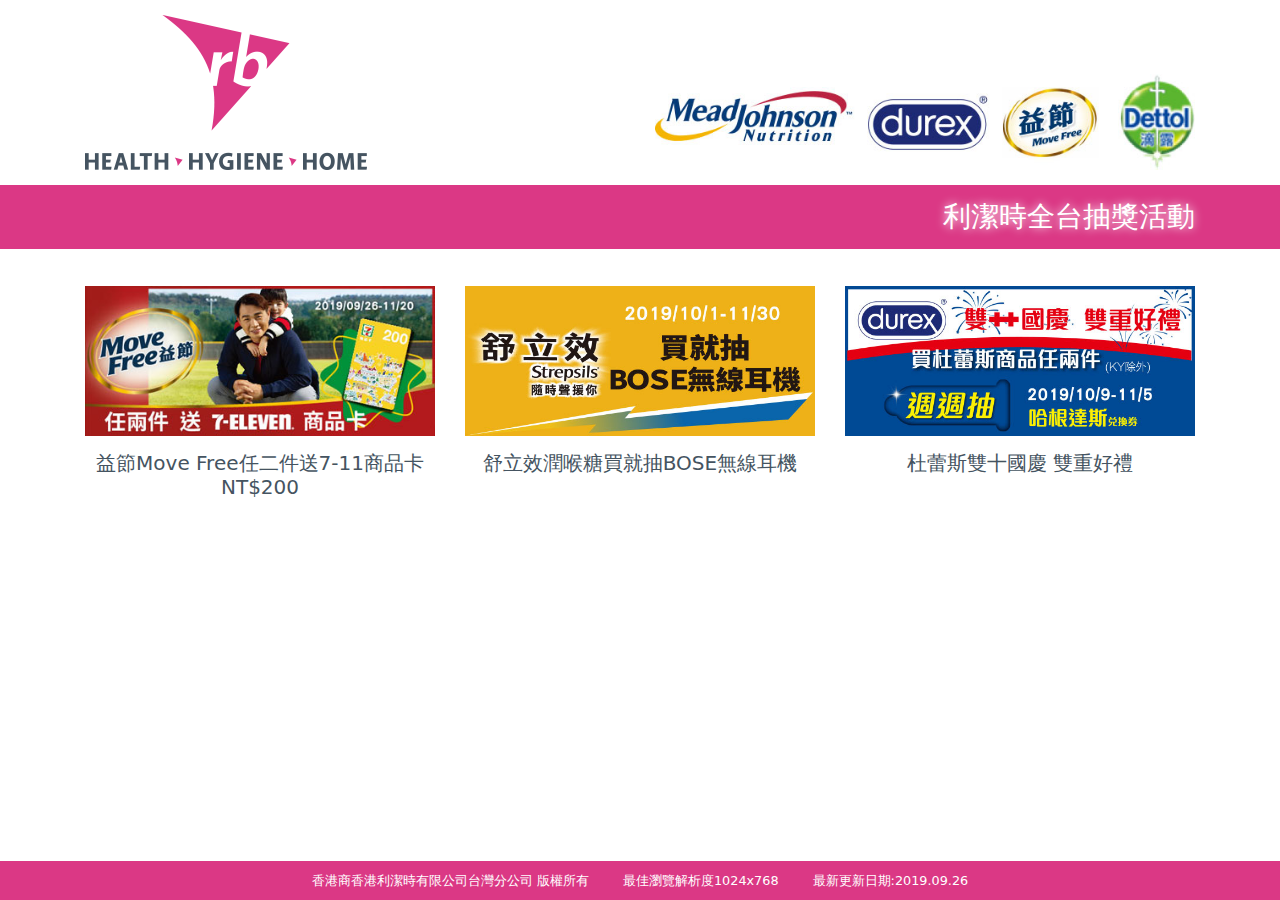
<file: index.html>
<!doctype html>
<html  lang="zh-Hant-TW">
<head>
    <meta charset="utf-8">
    <meta http-equiv="X-UA-Compatible" content="IE=edge">
    <meta name="viewport" content="width=device-width, initial-scale=1, shrink-to-fit=no">
    <title>利潔時全台抽獎活動</title>
    <meta name="keywords" content="">
	<meta name="description" content="">
    <!--fb og-->
    <meta property="og:title" content="">
    <meta property="og:type" content="website"/>
    <meta property="og:url" content="http://www.rbsp.com.tw/events/">
    <meta property="og:site_name" content=""/>
    <meta property="og:description" content="">
    <meta property="og:image" content="assets/img/og-image.jpg" >
    <meta content="zh_TW" property="og:locale">
    <link rel="image_src" href="assets/img/og-image.jpg" >
    <link rel="stylesheet" href="assets/css/bootstrap.css">
    <link rel="stylesheet" href="assets/css/custom.css">
    <!--[if lt IE 9]>
        <script src="https://oss.maxcdn.com/html5shiv/3.7.2/html5shiv.min.js"></script>
        <script src="https://oss.maxcdn.com/respond/1.4.2/respond.min.js"></script>
    <![endif]-->
    <script src="assets/js/vendor/jquery.min.js"></script>
</head>

<body id="top">
    <div class="d-flex flex-column h-100">
        <header id="header">
            <div class="container">
                <div class="row align-items-end bg-white py-3">
                    <div class="col-12 col-lg text-center text-lg-left">
                        <img class="img-fluid logo" src="assets/img/ui/logo.png" alt="">
                    </div>
                    <div class="col-12 col-lg text-center text-lg-right mt-2">
                        <img class="img-fluid" src="assets/img/ui/brands.jpg" alt="">
                    </div>
                </div>
            </div>
            <div class="container-fluid bg-pink">
                <div class="container">
                    <div class="h3 text-white text-center text-lg-right py-3">利潔時全台抽獎活動</div>
                </div>
            </div>
        </header>

        <main id="main" class="p-5">
            <div class="container">
                <div class="row">
                    <div class="col-12 col-md-6 col-xl-4 my-2">
                        <a class="text-center" href="event-movefree.html">
                            <img class="img-fluid" src="assets/img/uploads/event-movefree.jpg" alt="">
                            <div class="h5 mt-3">
                                益節Move Free任二件送7-11商品卡NT$200
                            </div>
                        </a>
                    </div>
                    <div class="col-12 col-md-6 col-xl-4 my-2">
                        <a class="text-center" href="event-strepsils.html">
                            <img class="img-fluid" src="assets/img/uploads/event-strepsils.jpg" alt="">
                            <div class="h5 mt-3">
                                舒立效潤喉糖買就抽BOSE無線耳機
                            </div>
                        </a>
                    </div>
                    <div class="col-12 col-md-6 col-xl-4 my-2">
                        <a class="text-center" href="event-durex.html">
                            <img class="img-fluid" src="assets/img/uploads/event-durex.jpg" alt="">
                            <div class="h5 mt-3">
                                杜蕾斯雙十國慶 雙重好禮
                            </div>
                        </a>
                    </div>
                </div>
            </div>
        </main>

        <footer id="footer" class="mt-auto bg-pink text-white">
            <div class="container">
                <div class="text-center font-small my-1">
                    <div class="d-inline-block my-1 mx-3">香港商香港利潔時有限公司台灣分公司 版權所有</div>
                    <div class="d-inline-block my-1 mx-3">最佳瀏覽解析度1024x768</div>
                    <div class="d-inline-block my-1 mx-3">最新更新日期:2019.09.26</div>
                </div>
            </div>
        </footer>
    </div>

    <!-- global -->
    <script src="assets/js/vendor/bootstrap.bundle.min.js"></script>
    <script src="assets/js/custom.js"></script>

</body>
</html>
</file>
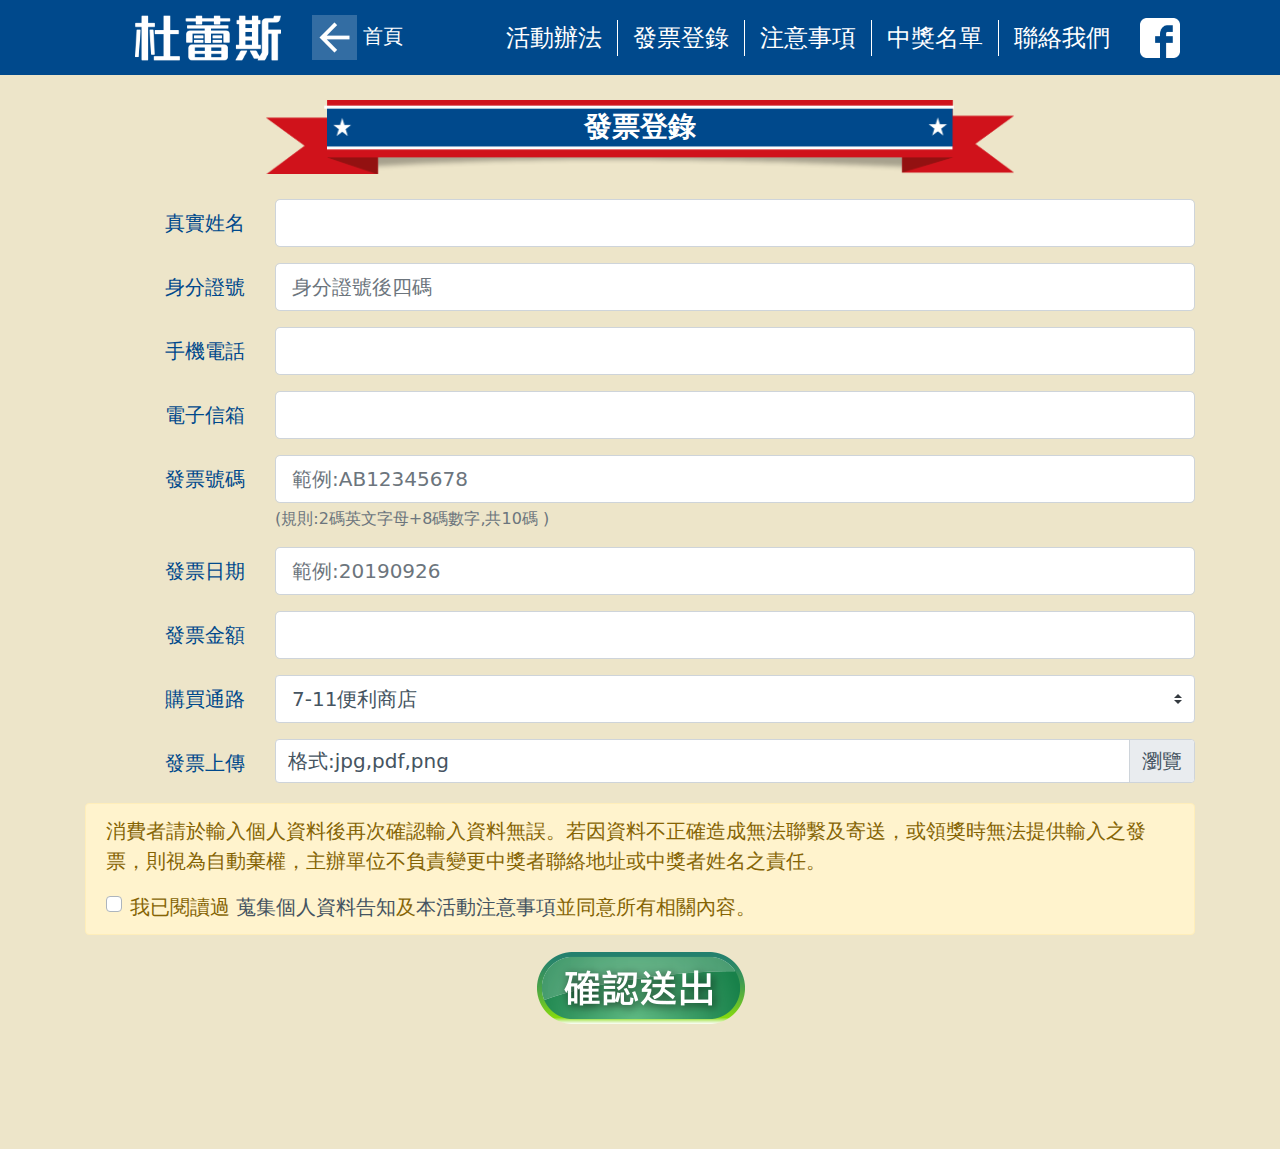
<file: event-durex-invoice.html>
<!doctype html>
<html  lang="zh-Hant-TW">
<head>
    <meta charset="utf-8">
    <meta http-equiv="X-UA-Compatible" content="IE=edge">
    <meta name="viewport" content="width=device-width, initial-scale=1, shrink-to-fit=no">
    <title>利潔時全台抽獎活動</title>
    <meta name="keywords" content="">
	<meta name="description" content="">
    <!--fb og-->
    <meta property="og:title" content="">
    <meta property="og:type" content="website"/>
    <meta property="og:url" content="http://www.rbsp.com.tw/events/">
    <meta property="og:site_name" content=""/>
    <meta property="og:description" content="">
    <meta property="og:image" content="assets/img/og-image.jpg" >
    <meta content="zh_TW" property="og:locale">
    <link rel="image_src" href="assets/img/og-image.jpg" >
    <link rel="stylesheet" href="assets/css/bootstrap.css">
    <link rel="stylesheet" href="assets/css/custom.css">
    <link rel="stylesheet" href="assets/css/page/durex.css">
    <!--[if lt IE 9]>
        <script src="https://oss.maxcdn.com/html5shiv/3.7.2/html5shiv.min.js"></script>
        <script src="https://oss.maxcdn.com/respond/1.4.2/respond.min.js"></script>
    <![endif]-->
    <script src="assets/js/vendor/jquery.min.js"></script>
</head>

<body id="top">
    <header class="header fixed-top">
        <nav class="navbar navbar-expand-lg navbar-dark">
            <div class="container">
                <a class="navbar-brand ml-0 ml-md-10" href="index.html">
                    <img class="img-fluid logo" src="assets/img/event/durex/logo.png" alt="度蕾絲">
                    <div class="d-inline-block ml-5 text-white">
                        <img class="img-fluid" src="assets/img/ui/icon-left.png" alt="">
                        首頁
                    </div>
                </a>
                <button class="navbar-toggler" type="button" data-toggle="collapse" data-target="#navbarNavDropdown" aria-controls="navbarNavDropdown" aria-expanded="false" aria-label="Toggle navigation">
                    <span class="navbar-toggler-icon"></span>
                </button>
                <div class="collapse navbar-collapse" id="navbarNavDropdown">
                    <ul class="navbar-nav ml-auto">
                        <li class="nav-item">
                            <a class="nav-link p-3 py-lg-0 anchor" href="event-durex.html#rule">活動辦法</a>
                        </li>
                        <li class="nav-item">
                            <a class="nav-link p-3 py-lg-0" href="event-durex-invoice.html">發票登錄</a>
                        </li>
                        <li class="nav-item">
                            <a class="nav-link p-3 py-lg-0 anchor" href="event-durex.html#notice">注意事項</a>
                        </li>
                        <li class="nav-item">
                            <a class="nav-link p-3 py-lg-0 anchor" href="event-durex-list.html">中獎名單</a>
                        </li>
                        <li class="nav-item">
                            <a class="nav-link p-3 py-lg-0" href="mailto:event@rbsp.com.tw">聯絡我們</a>
                        </li>
                    </ul>
                    <a class="btn-fb p-3" href="https://www.facebook.com/durextaiwan/" target="_blank">
                        <img class="img-fluid" src="assets/img/event/durex/icon-fb.png" alt="">
                    </a>
                </div>
            </div>
        </nav>
    </header>

    <!-- 發票登錄 -->
    <div class="container-fluid py-20" id="invoice">
        <div class="container">
            <div class="bg-title text-center h3 font-weight-bold">
                發票登錄
            </div>
            <div class="content py-5">
                <form>
                    <div class="form-group row">
                        <label class="col-12 col-md-2 col-form-label col-form-label-lg text-left text-md-right">真實姓名</label>
                        <div class="col-12 col-md-10">
                            <input type="text" class="form-control form-control-lg" value="" required>
                        </div>
                    </div>
                    <div class="form-group row">
                        <label class="col-12 col-md-2 col-form-label col-form-label-lg text-left text-md-right">身分證號</label>
                        <div class="col-12 col-md-10">
                            <input type="text" class="form-control form-control-lg" value="" placeholder="身分證號後四碼" required>
                        </div>
                    </div>
                    <div class="form-group row">
                        <label class="col-12 col-md-2 col-form-label col-form-label-lg text-left text-md-right">手機電話</label>
                        <div class="col-12 col-md-10">
                            <input type="tel" class="form-control form-control-lg" value="" placeholder="" required>
                        </div>
                    </div>
                    <div class="form-group row">
                        <label class="col-12 col-md-2 col-form-label col-form-label-lg text-left text-md-right">電子信箱</label>
                        <div class="col-12 col-md-10">
                            <input type="email" class="form-control form-control-lg" value="" placeholder="" required>
                        </div>
                    </div>
                    <div class="form-group row">
                        <label class="col-12 col-md-2 col-form-label col-form-label-lg text-left text-md-right">發票號碼</label>
                        <div class="col-12 col-md-10">
                            <input type="text" class="form-control form-control-lg" value="" placeholder="範例:AB12345678" required>
                            <small class="form-text text-muted">(規則:2碼英文字母+8碼數字,共10碼 )</small>
                        </div>
                    </div>
                    <div class="form-group row">
                        <label class="col-12 col-md-2 col-form-label col-form-label-lg text-left text-md-right">發票日期</label>
                        <div class="col-12 col-md-10">
                            <input type="text" class="form-control form-control-lg" value="" placeholder="範例:20190926" required>
                        </div>
                    </div>
                    <div class="form-group row">
                        <label class="col-12 col-md-2 col-form-label col-form-label-lg text-left text-md-right">發票金額</label>
                        <div class="col-12 col-md-10">
                            <input type="text" class="form-control form-control-lg" value="" placeholder="" required>
                        </div>
                    </div>
                    <div class="form-group row">
                        <label class="col-12 col-md-2 col-form-label col-form-label-lg text-left text-md-right">購買通路</label>
                        <div class="col-12 col-md-10">
                            <select class="custom-select custom-select-lg" required>
                                <option selected>7-11便利商店</option>
                                <option value="">Family Mart全家便利商店</option>
                                <option value="">Hi-Life萊爾富便利商店</option>
                                <option value="">OK便利商店</option>
                                <option value="">全聯福利中心</option>
                                <option value="">家樂福量販店</option>
                            </select>
                        </div>
                    </div>
                    <div class="form-group row">
                        <label class="col-12 col-md-2 col-form-label col-form-label-lg text-left text-md-right">發票上傳</label>
                        <div class="col-12 col-md-10">
                            <div class="custom-file">
                                <input type="file" class="custom-file-input" id="customFile" lang="zh-tw" required>
                                <label class="custom-file-label" for="customFile">格式:jpg,pdf,png</label>
                            </div>
                        </div>
                    </div>
                    <div class="alert alert-warning">
                        <p>消費者請於輸入個人資料後再次確認輸入資料無誤。若因資料不正確造成無法聯繫及寄送，或領獎時無法提供輸入之發票，則視為自動棄權，主辦單位不負責變更中獎者聯絡地址或中獎者姓名之責任。</p>
                        <div class="custom-control custom-checkbox">
                            <input type="checkbox" class="custom-control-input" id="customCheck">
                            <label class="custom-control-label" for="customCheck">
                                我已閱讀過 <a href="">蒐集個人資料告知</a>及<a href="">本活動注意事項</a>並同意所有相關內容。
                            </label>
                        </div>
                    </div>
                    <div class="text-center">
                        <a class="" href="#">
                            <img class="img-fluid" src="assets/img/event/strepsils/btn-submit.png" alt="確認送出">
                        </a>
                    </div>
                </form>

            </div>
        </div>
    </div>

    <!-- global -->
    <script src="assets/js/vendor/bootstrap.bundle.min.js"></script>
    <script src="assets/js/custom.js"></script>

</body>
</html>
</file>
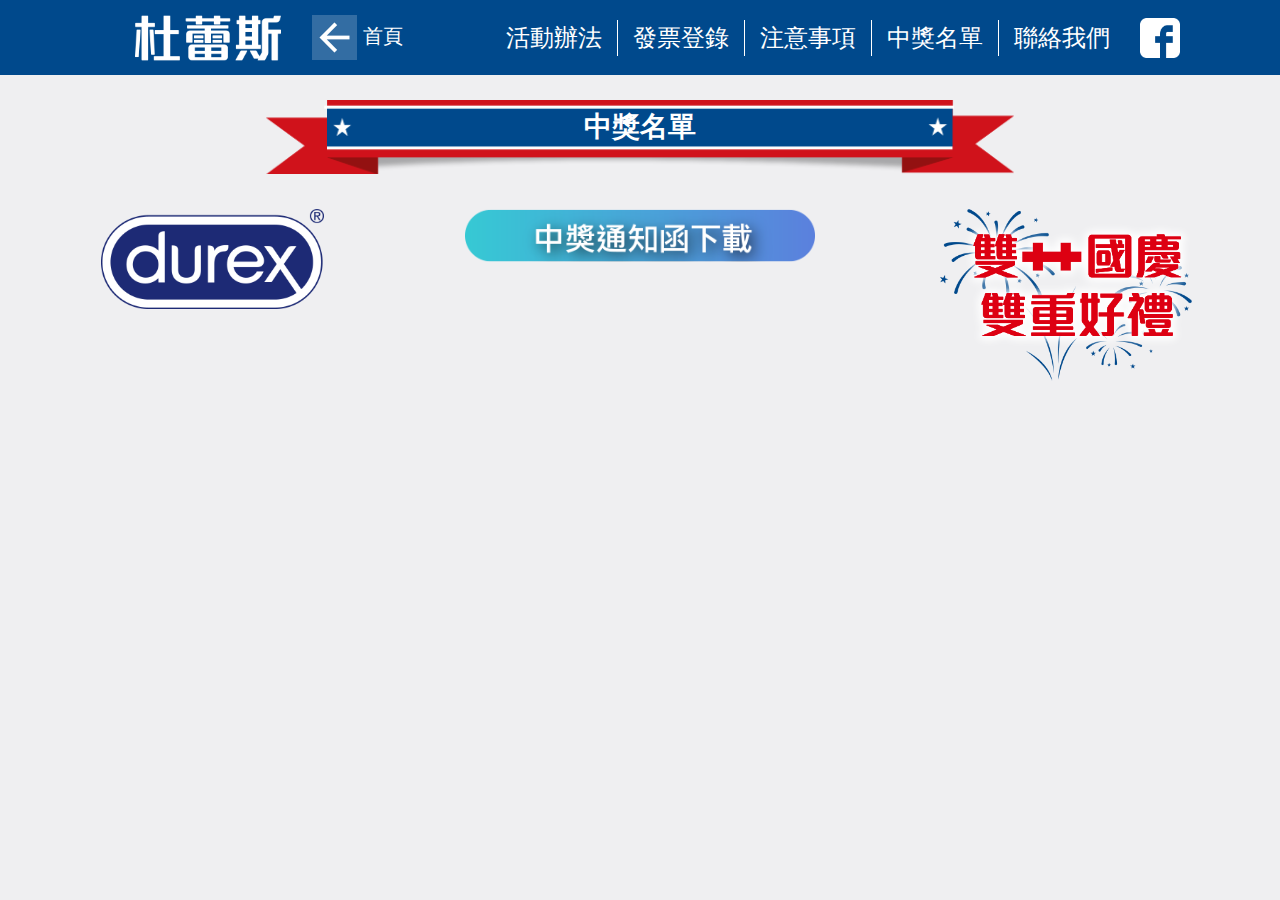
<file: event-durex-list.html>
<!doctype html>
<html  lang="zh-Hant-TW">
<head>
    <meta charset="utf-8">
    <meta http-equiv="X-UA-Compatible" content="IE=edge">
    <meta name="viewport" content="width=device-width, initial-scale=1, shrink-to-fit=no">
    <title>利潔時全台抽獎活動</title>
    <meta name="keywords" content="">
	<meta name="description" content="">
    <!--fb og-->
    <meta property="og:title" content="">
    <meta property="og:type" content="website"/>
    <meta property="og:url" content="http://www.rbsp.com.tw/events/">
    <meta property="og:site_name" content=""/>
    <meta property="og:description" content="">
    <meta property="og:image" content="assets/img/og-image.jpg" >
    <meta content="zh_TW" property="og:locale">
    <link rel="image_src" href="assets/img/og-image.jpg" >
    <link rel="stylesheet" href="assets/css/bootstrap.css">
    <link rel="stylesheet" href="assets/css/custom.css">
    <link rel="stylesheet" href="assets/css/page/durex.css">
    <!--[if lt IE 9]>
        <script src="https://oss.maxcdn.com/html5shiv/3.7.2/html5shiv.min.js"></script>
        <script src="https://oss.maxcdn.com/respond/1.4.2/respond.min.js"></script>
    <![endif]-->
    <script src="assets/js/vendor/jquery.min.js"></script>
</head>

<body id="top">
    <header class="header fixed-top">
        <nav class="navbar navbar-expand-lg navbar-dark">
            <div class="container">
                <a class="navbar-brand ml-0 ml-md-10" href="index.html">
                    <img class="img-fluid logo" src="assets/img/event/durex/logo.png" alt="度蕾絲">
                    <div class="d-inline-block ml-5 text-white">
                        <img class="img-fluid" src="assets/img/ui/icon-left.png" alt="">
                        首頁
                    </div>
                </a>
                <button class="navbar-toggler" type="button" data-toggle="collapse" data-target="#navbarNavDropdown" aria-controls="navbarNavDropdown" aria-expanded="false" aria-label="Toggle navigation">
                    <span class="navbar-toggler-icon"></span>
                </button>
                <div class="collapse navbar-collapse" id="navbarNavDropdown">
                    <ul class="navbar-nav ml-auto">
                        <li class="nav-item">
                            <a class="nav-link p-3 py-lg-0 anchor" href="event-durex.html#rule">活動辦法</a>
                        </li>
                        <li class="nav-item">
                            <a class="nav-link p-3 py-lg-0" href="event-durex-invoice.html">發票登錄</a>
                        </li>
                        <li class="nav-item">
                            <a class="nav-link p-3 py-lg-0 anchor" href="event-durex.html#notice">注意事項</a>
                        </li>
                        <li class="nav-item">
                            <a class="nav-link p-3 py-lg-0 anchor" href="event-durex-list.html">中獎名單</a>
                        </li>
                        <li class="nav-item">
                            <a class="nav-link p-3 py-lg-0" href="mailto:event@rbsp.com.tw">聯絡我們</a>
                        </li>
                    </ul>
                    <a class="btn-fb p-3" href="https://www.facebook.com/durextaiwan/" target="_blank">
                        <img class="img-fluid" src="assets/img/event/durex/icon-fb.png" alt="">
                    </a>
                </div>
            </div>
        </nav>
    </header>

    <!-- 中獎名單 -->
    <div class="container-fluid py-20" id="list">
        <div class="container">
            <div class="bg-title text-center h3 font-weight-bold">
                中獎名單
            </div>
            <div class="content py-5">
                <div class="row justify-content-between">
                    <div class="col-12 col-lg-3 text-center my-2">
                        <img class="img-fluid" src="assets/img/event/durex/logo-blue.png" alt="" style="max-height: 100px;">
                    </div>
                    <div class="col-12 col-lg-4 text-center my-2">
                        <a class="" href="#">
                            <img class="img-fluid" src="assets/img/event/strepsils/btn-list.png" alt="中獎通知函下載">
                        </a>
                    </div>
                    <div class="col-12 col-lg-3 text-center my-2">
                        <img class="img-fluid" src="assets/img/event/durex/pic-ten.png" alt="">
                    </div>
                </div>
            </div>
        </div>
    </div>

    <!-- global -->
    <script src="assets/js/vendor/bootstrap.bundle.min.js"></script>
    <script src="assets/js/custom.js"></script>

</body>
</html>
</file>
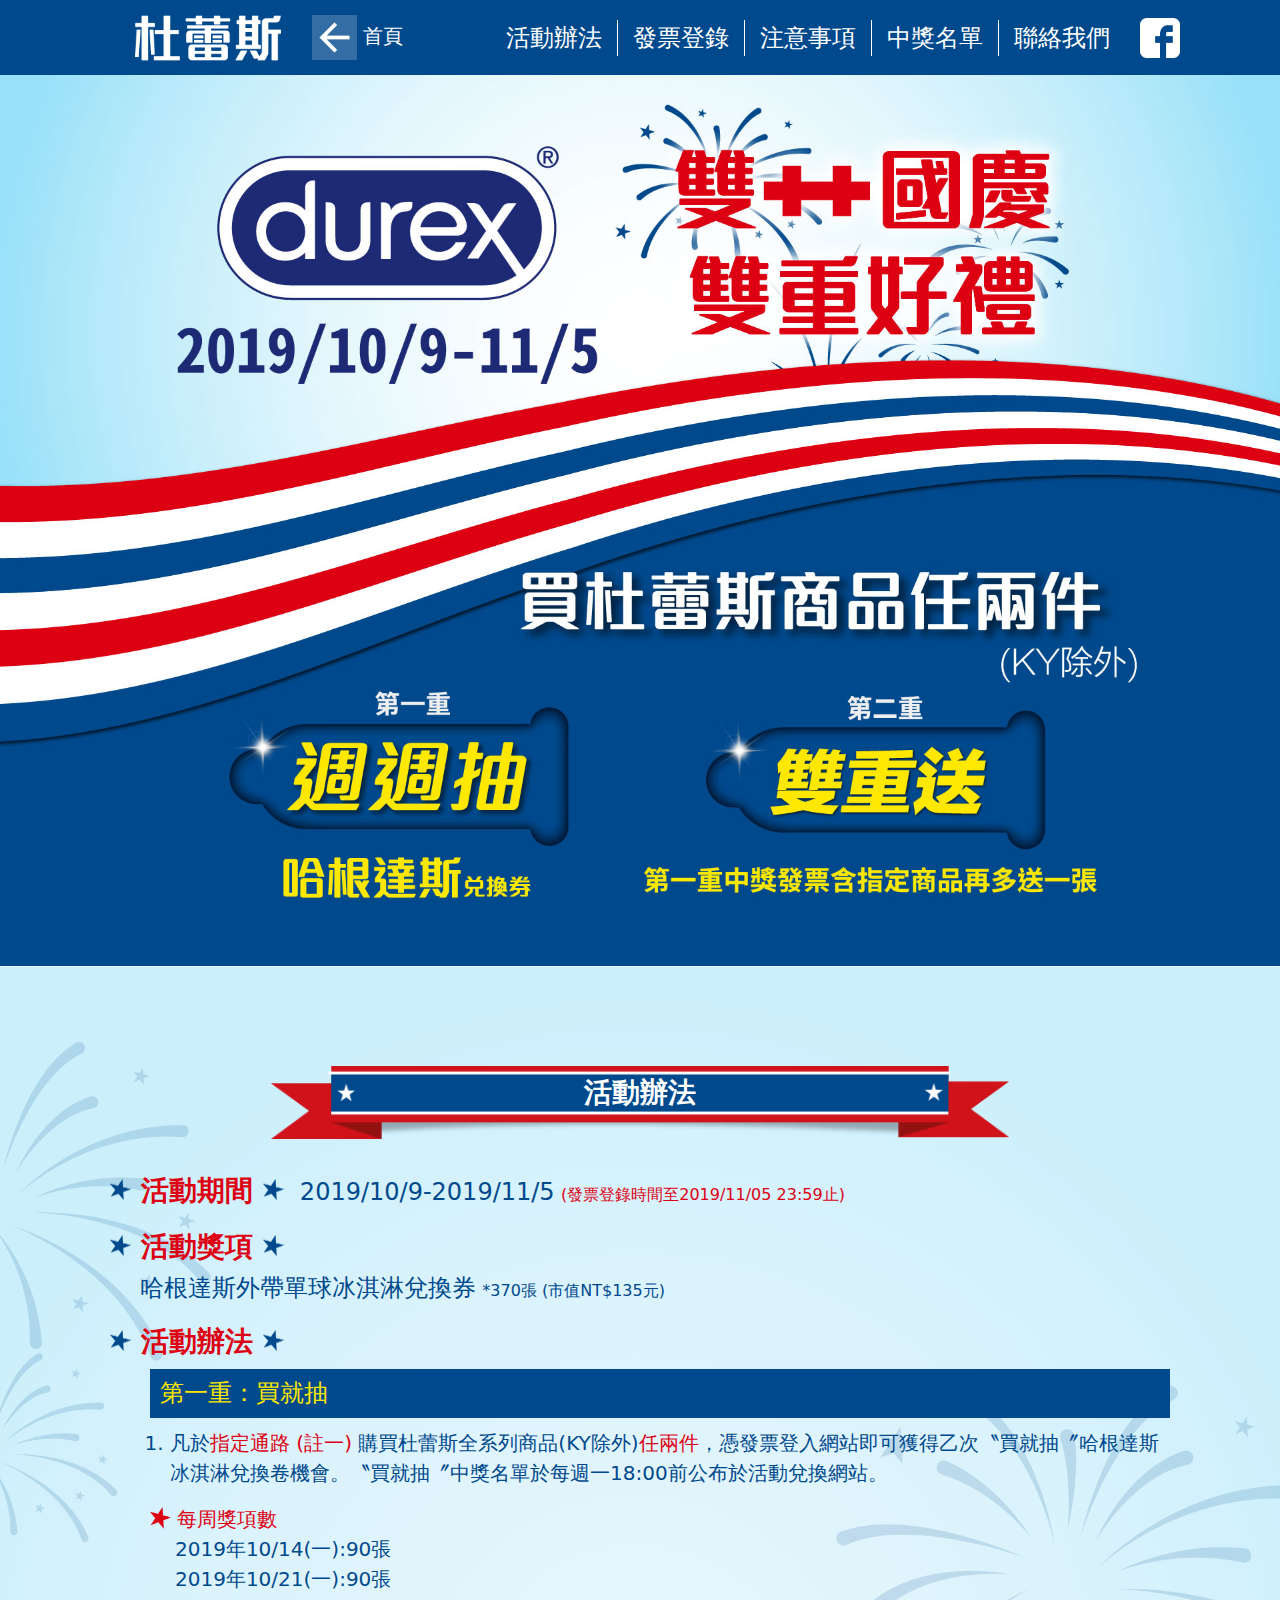
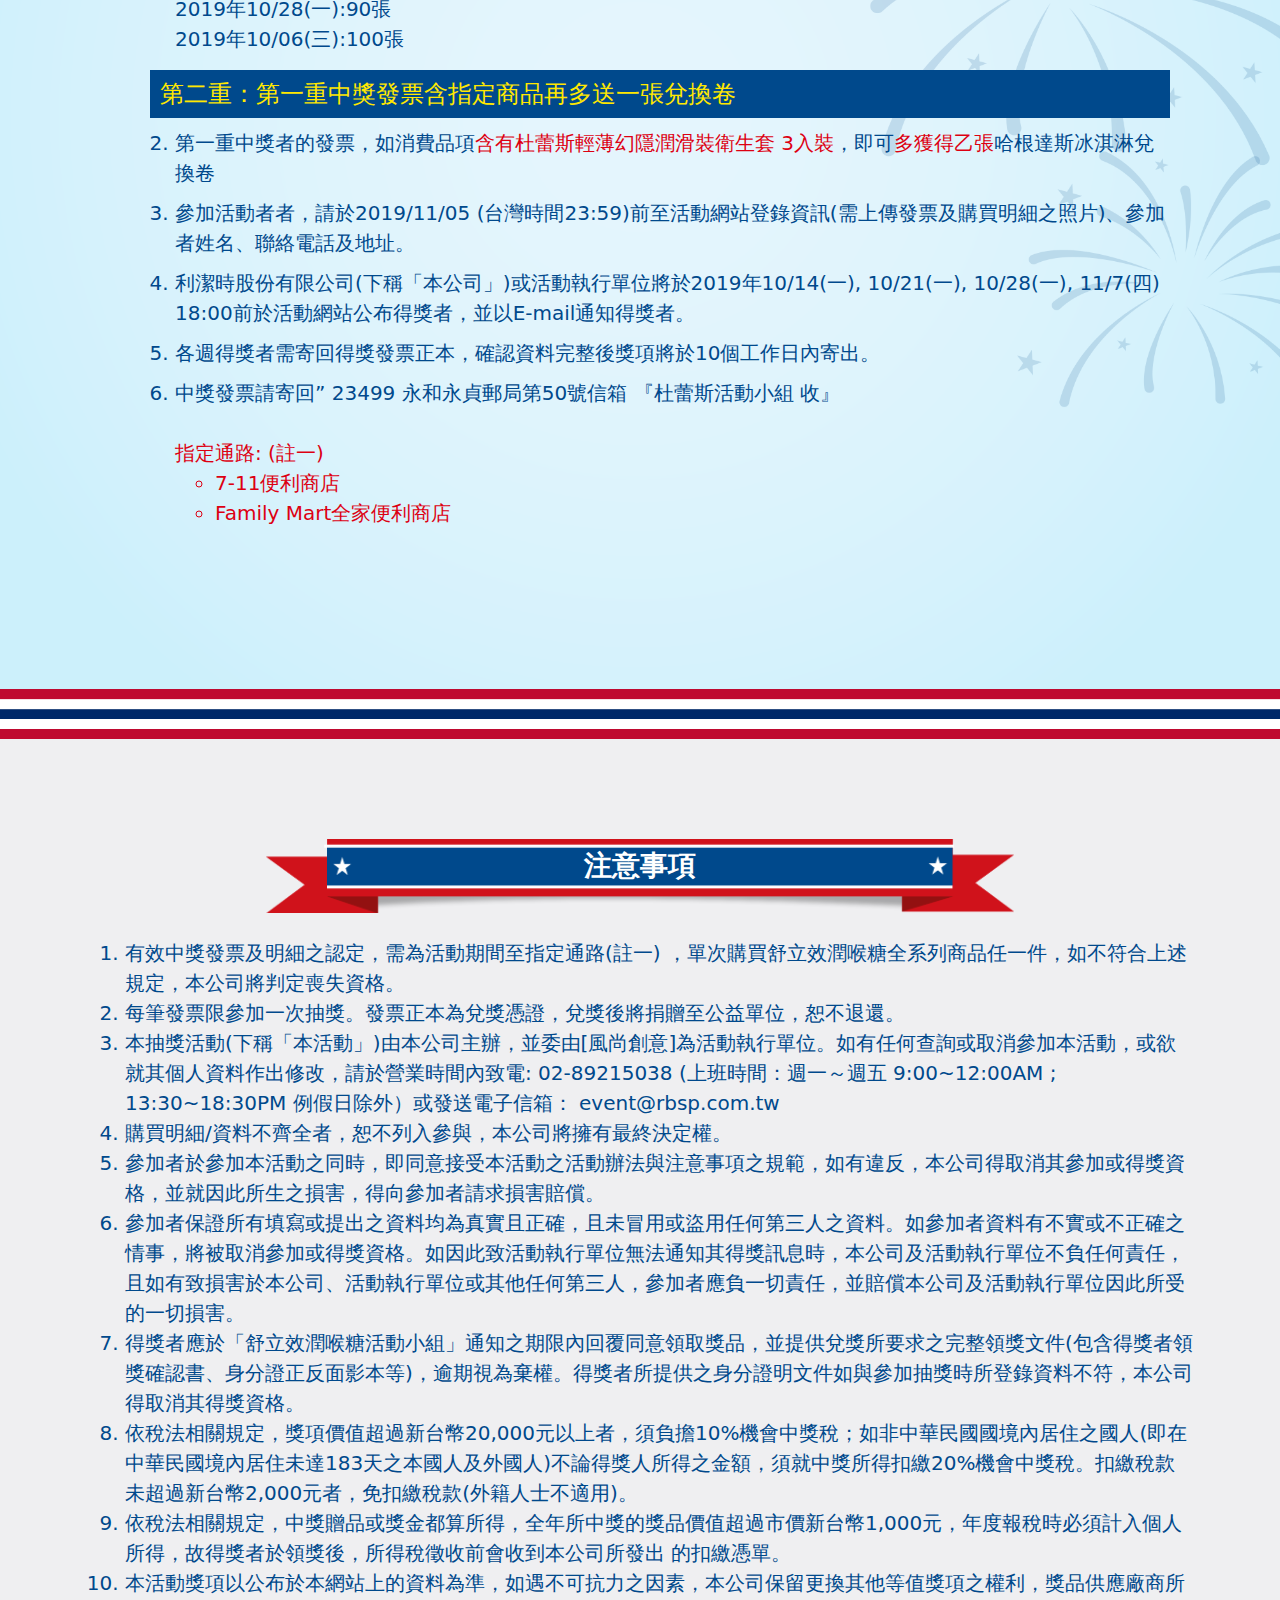
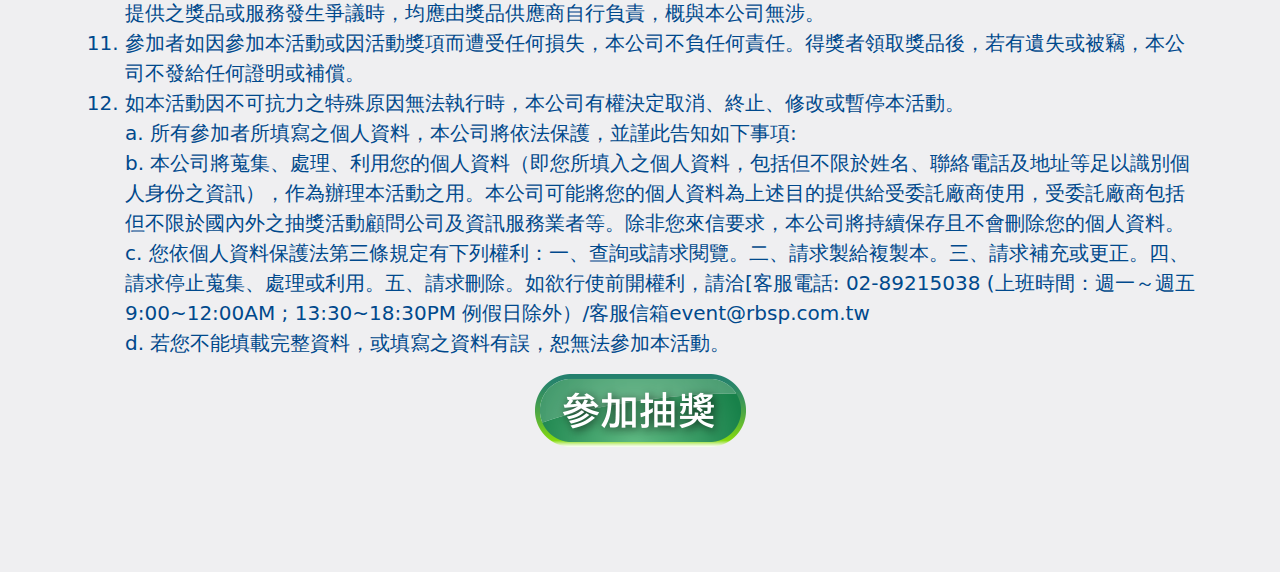
<file: event-durex.html>
<!doctype html>
<html  lang="zh-Hant-TW">
<head>
    <meta charset="utf-8">
    <meta http-equiv="X-UA-Compatible" content="IE=edge">
    <meta name="viewport" content="width=device-width, initial-scale=1, shrink-to-fit=no">
    <title>利潔時全台抽獎活動</title>
    <meta name="keywords" content="">
	<meta name="description" content="">
    <!--fb og-->
    <meta property="og:title" content="">
    <meta property="og:type" content="website"/>
    <meta property="og:url" content="http://www.rbsp.com.tw/events/">
    <meta property="og:site_name" content=""/>
    <meta property="og:description" content="">
    <meta property="og:image" content="assets/img/og-image.jpg" >
    <meta content="zh_TW" property="og:locale">
    <link rel="image_src" href="assets/img/og-image.jpg" >
    <link rel="stylesheet" href="assets/css/bootstrap.css">
    <link rel="stylesheet" href="assets/css/custom.css">
    <link rel="stylesheet" href="assets/css/page/durex.css">
    <!--[if lt IE 9]>
        <script src="https://oss.maxcdn.com/html5shiv/3.7.2/html5shiv.min.js"></script>
        <script src="https://oss.maxcdn.com/respond/1.4.2/respond.min.js"></script>
    <![endif]-->
    <script src="assets/js/vendor/jquery.min.js"></script>
</head>

<body id="top">
    <header class="header fixed-top">
        <nav class="navbar navbar-expand-lg navbar-dark">
            <div class="container">
                <a class="navbar-brand ml-0 ml-md-10" href="index.html">
                    <img class="img-fluid logo" src="assets/img/event/durex/logo.png" alt="度蕾絲">
                    <div class="d-inline-block ml-5 text-white">
                        <img class="img-fluid" src="assets/img/ui/icon-left.png" alt="">
                        首頁
                    </div>
                </a>
                <button class="navbar-toggler" type="button" data-toggle="collapse" data-target="#navbarNavDropdown" aria-controls="navbarNavDropdown" aria-expanded="false" aria-label="Toggle navigation">
                    <span class="navbar-toggler-icon"></span>
                </button>
                <div class="collapse navbar-collapse" id="navbarNavDropdown">
                    <ul class="navbar-nav ml-auto">
                        <li class="nav-item">
                            <a class="nav-link p-3 py-lg-0 anchor" data-toggle="collapse" data-target=".navbar-collapse.show" href="#rule">活動辦法</a>
                        </li>
                        <li class="nav-item">
                            <a class="nav-link p-3 py-lg-0" href="event-durex-invoice.html">發票登錄</a>
                        </li>
                        <li class="nav-item">
                            <a class="nav-link p-3 py-lg-0 anchor" data-toggle="collapse" data-target=".navbar-collapse.show" href="#notice">注意事項</a>
                        </li>
                        <li class="nav-item">
                            <a class="nav-link p-3 py-lg-0" href="event-durex-list.html">中獎名單</a>
                        </li>
                        <li class="nav-item">
                            <a class="nav-link p-3 py-lg-0" href="mailto:event@rbsp.com.tw">聯絡我們</a>
                        </li>
                    </ul>
                    <a class="btn-fb p-3" href="https://www.facebook.com/durextaiwan/" target="_blank">
                        <img class="img-fluid" src="assets/img/event/durex/icon-fb.png" alt="">
                    </a>
                </div>
            </div>
        </nav>
    </header>
    <div class="kv">
        <img class="img-fluid" src="assets/img/event/durex/kv.jpg" alt="">
    </div>

    <!-- 活動辦法 -->
    <div class="container-fluid py-20" id="rule">
        <div class="container">
            <div class="bg-title text-center h3 font-weight-bold">
                活動辦法
            </div>
            <div class="content px-0 p-lg-5">
                <div class="my-2">
                    <div class="d-inline-block mb-2 mr-2">
                        <div class="h3 font-weight-bold text-danger">
                            <i class="icon-star-blue"></i> 活動期間 <i class="icon-star-blue"></i>
                        </div>
                    </div>
                    <div class="d-inline-block mb-2">
                        <div class="h4 d-inline-block">2019/10/9-2019/11/5</div>
                        <small class="d-inline-block text-danger">(發票登錄時間至2019/11/05 23:59止)</small>
                    </div>
                </div>
                <div class="my-2">
                    <div class="d-block mb-2 mr-2">
                        <div class="h3 font-weight-bold text-danger">
                            <i class="icon-star-blue"></i> 活動獎項 <i class="icon-star-blue"></i>
                        </div>
                    </div>
                    <div class="d-inline-block mb-2">
                        <div class="pl-6">
                            <div class="d-inline-block h4">哈根達斯外帶單球冰淇淋兌換券</div>
                            <div class="d-inline-block h6">*370張 (市值NT$135元)</div>
                        </div>
                    </div>
                </div>
                <div class="my-2">
                    <div class="d-block mb-2">
                        <div class="h3 font-weight-bold text-danger">
                            <i class="icon-star-blue"></i> 活動辦法 <i class="icon-star-blue"></i>
                        </div>
                    </div>
                    <div class="d-inline-block mb-2 pl-8">
                        <div class="d-block mb-2 bg-primary h4 p-2">
                            第一重：買就抽
                        </div>
                        <ol class="pl-4 text-break">
                            <li class="mb-2">凡於<span class="text-danger">指定通路 (註一)</span> 購買杜蕾斯全系列商品(KY除外)<span class="text-danger">任兩件</span>，憑發票登入網站即可獲得乙次〝買就抽〞哈根達斯冰淇淋兌換卷機會。〝買就抽〞中獎名單於每週一18:00前公布於活動兌換網站。</li>
                        </ol>
                        <div class="text-danger">
                            <i class="icon-star-red"></i> 每周獎項數
                        </div>
                        <p class="pl-5">
                            2019年10/14(一):90張<br>
                            2019年10/21(一):90張<br>
                            2019年10/28(一):90張<br>
                            2019年10/06(三):100張
                        </p>
                        <div class="d-block mb-2 bg-primary h4 p-2">
                            第二重：第一重中獎發票含指定商品再多送一張兌換卷
                        </div>
                        <ol start="2" class="pl-5 text-break">
                            <li class="mb-2">
                                第一重中獎者的發票，如消費品項<span class="text-danger">含有杜蕾斯輕薄幻隱潤滑裝衛生套 3入裝</span>，即可<span class="text-danger">多獲得乙張</span>哈根達斯冰淇淋兌換卷
                            </li>
                            <li class="mb-2">
                                參加活動者者，請於2019/11/05 (台灣時間23:59)前至活動網站登錄資訊(需上傳發票及購買明細之照片)、參加者姓名、聯絡電話及地址。
                            </li>
                            <li class="mb-2">
                                利潔時股份有限公司(下稱「本公司」)或活動執行單位將於2019年10/14(一), 10/21(一), 10/28(一), 11/7(四) 18:00前於活動網站公布得獎者，並以E-mail通知得獎者。
                            </li>
                            <li class="mb-2">
                                各週得獎者需寄回得獎發票正本，確認資料完整後獎項將於10個工作日內寄出。
                            </li>
                            <li class="mb-2">
                                中獎發票請寄回” 23499 永和永貞郵局第50號信箱 『杜蕾斯活動小組  收』<br><br>
                                <div class="text-danger">指定通路: (註一)
                                    <ul>
                                        <li>7-11便利商店</li>
                                        <li>Family Mart全家便利商店</li>
                                    </ul>
                                </div>
                            </li>
                        </ol>
                    </div>
                </div>
            </div>
        </div>
    </div>

    <!-- 注意事項 -->
    <img class="bg-stripes" src="assets/img/event/durex/bg-stripes.png" alt="">
    <div class="container-fluid py-20" id="notice">
        <div class="container" id="notice">
            <div class="bg-title text-center h3 font-weight-bold">
                注意事項
            </div>
            <div class="content py-5">
                <ol class="text-break">
                    <li>有效中獎發票及明細之認定，需為活動期間至指定通路(註一) ，單次購買舒立效潤喉糖全系列商品任一件，如不符合上述規定，本公司將判定喪失資格。</li>
                    <li>每筆發票限參加一次抽獎。發票正本為兌獎憑證，兌獎後將捐贈至公益單位，恕不退還。</li>
                    <li>本抽獎活動(下稱「本活動」)由本公司主辦，並委由[風尚創意]為活動執行單位。如有任何查詢或取消參加本活動，或欲就其個人資料作出修改，請於營業時間內致電: 02-89215038 (上班時間：週一～週五 9:00~12:00AM ; 13:30~18:30PM  例假日除外）或發送電子信箱： event@rbsp.com.tw</li>
                    <li>購買明細/資料不齊全者，恕不列入參與，本公司將擁有最終決定權。</li>
                    <li>參加者於參加本活動之同時，即同意接受本活動之活動辦法與注意事項之規範，如有違反，本公司得取消其參加或得獎資格，並就因此所生之損害，得向參加者請求損害賠償。</li>
                    <li>參加者保證所有填寫或提出之資料均為真實且正確，且未冒用或盜用任何第三人之資料。如參加者資料有不實或不正確之情事，將被取消參加或得獎資格。如因此致活動執行單位無法通知其得獎訊息時，本公司及活動執行單位不負任何責任，且如有致損害於本公司、活動執行單位或其他任何第三人，參加者應負一切責任，並賠償本公司及活動執行單位因此所受的一切損害。</li>
                    <li>得獎者應於「舒立效潤喉糖活動小組」通知之期限內回覆同意領取獎品，並提供兌獎所要求之完整領獎文件(包含得獎者領獎確認書、身分證正反面影本等)，逾期視為棄權。得獎者所提供之身分證明文件如與參加抽獎時所登錄資料不符，本公司得取消其得獎資格。</li>
                    <li>依稅法相關規定，獎項價值超過新台幣20,000元以上者，須負擔10%機會中獎稅；如非中華民國國境內居住之國人(即在中華民國境內居住未達183天之本國人及外國人)不論得獎人所得之金額，須就中獎所得扣繳20%機會中獎稅。扣繳稅款未超過新台幣2,000元者，免扣繳稅款(外籍人士不適用)。</li>
                    <li>依稅法相關規定，中獎贈品或獎金都算所得，全年所中獎的獎品價值超過市價新台幣1,000元，年度報稅時必須計入個人所得，故得獎者於領獎後，所得稅徵收前會收到本公司所發出 的扣繳憑單。</li>
                    <li>本活動獎項以公布於本網站上的資料為準，如遇不可抗力之因素，本公司保留更換其他等值獎項之權利，獎品供應廠商所提供之獎品或服務發生爭議時，均應由獎品供應商自行負責，概與本公司無涉。</li>
                    <li>參加者如因參加本活動或因活動獎項而遭受任何損失，本公司不負任何責任。得獎者領取獎品後，若有遺失或被竊，本公司不發給任何證明或補償。</li>
                    <li>
                        如本活動因不可抗力之特殊原因無法執行時，本公司有權決定取消、終止、修改或暫停本活動。<br>
                        a. 所有參加者所填寫之個人資料，本公司將依法保護，並謹此告知如下事項:<br>
                        b. 本公司將蒐集、處理、利用您的個人資料（即您所填入之個人資料，包括但不限於姓名、聯絡電話及地址等足以識別個人身份之資訊），作為辦理本活動之用。本公司可能將您的個人資料為上述目的提供給受委託廠商使用，受委託廠商包括但不限於國內外之抽獎活動顧問公司及資訊服務業者等。除非您來信要求，本公司將持續保存且不會刪除您的個人資料。<br>
                        c. 您依個人資料保護法第三條規定有下列權利：一、查詢或請求閱覽。二、請求製給複製本。三、請求補充或更正。四、請求停止蒐集、處理或利用。五、請求刪除。如欲行使前開權利，請洽[客服電話: 02-89215038 (上班時間：週一～週五 9:00~12:00AM ; 13:30~18:30PM  例假日除外）/客服信箱event@rbsp.com.tw <br>
                        d. 若您不能填載完整資料，或填寫之資料有誤，恕無法參加本活動。
                    </li>
                </ol>
                <div class="text-center mt-3">
                    <a class="" href="event-durex-invoice.html">
                        <img class="img-fluid" src="assets/img/event/strepsils/btn-join.png" alt="參加抽獎">
                    </a>
                </div>
            </div>
        </div>
    </div>

    <!-- global -->
    <script src="assets/js/vendor/bootstrap.bundle.min.js"></script>
    <script src="assets/js/custom.js"></script>
    <script>
        $('.navbar-nav>li>a').on('click', function(){
    $('.navbar-collapse').collapse('hide');
});
    </script>

</body>
</html>
</file>
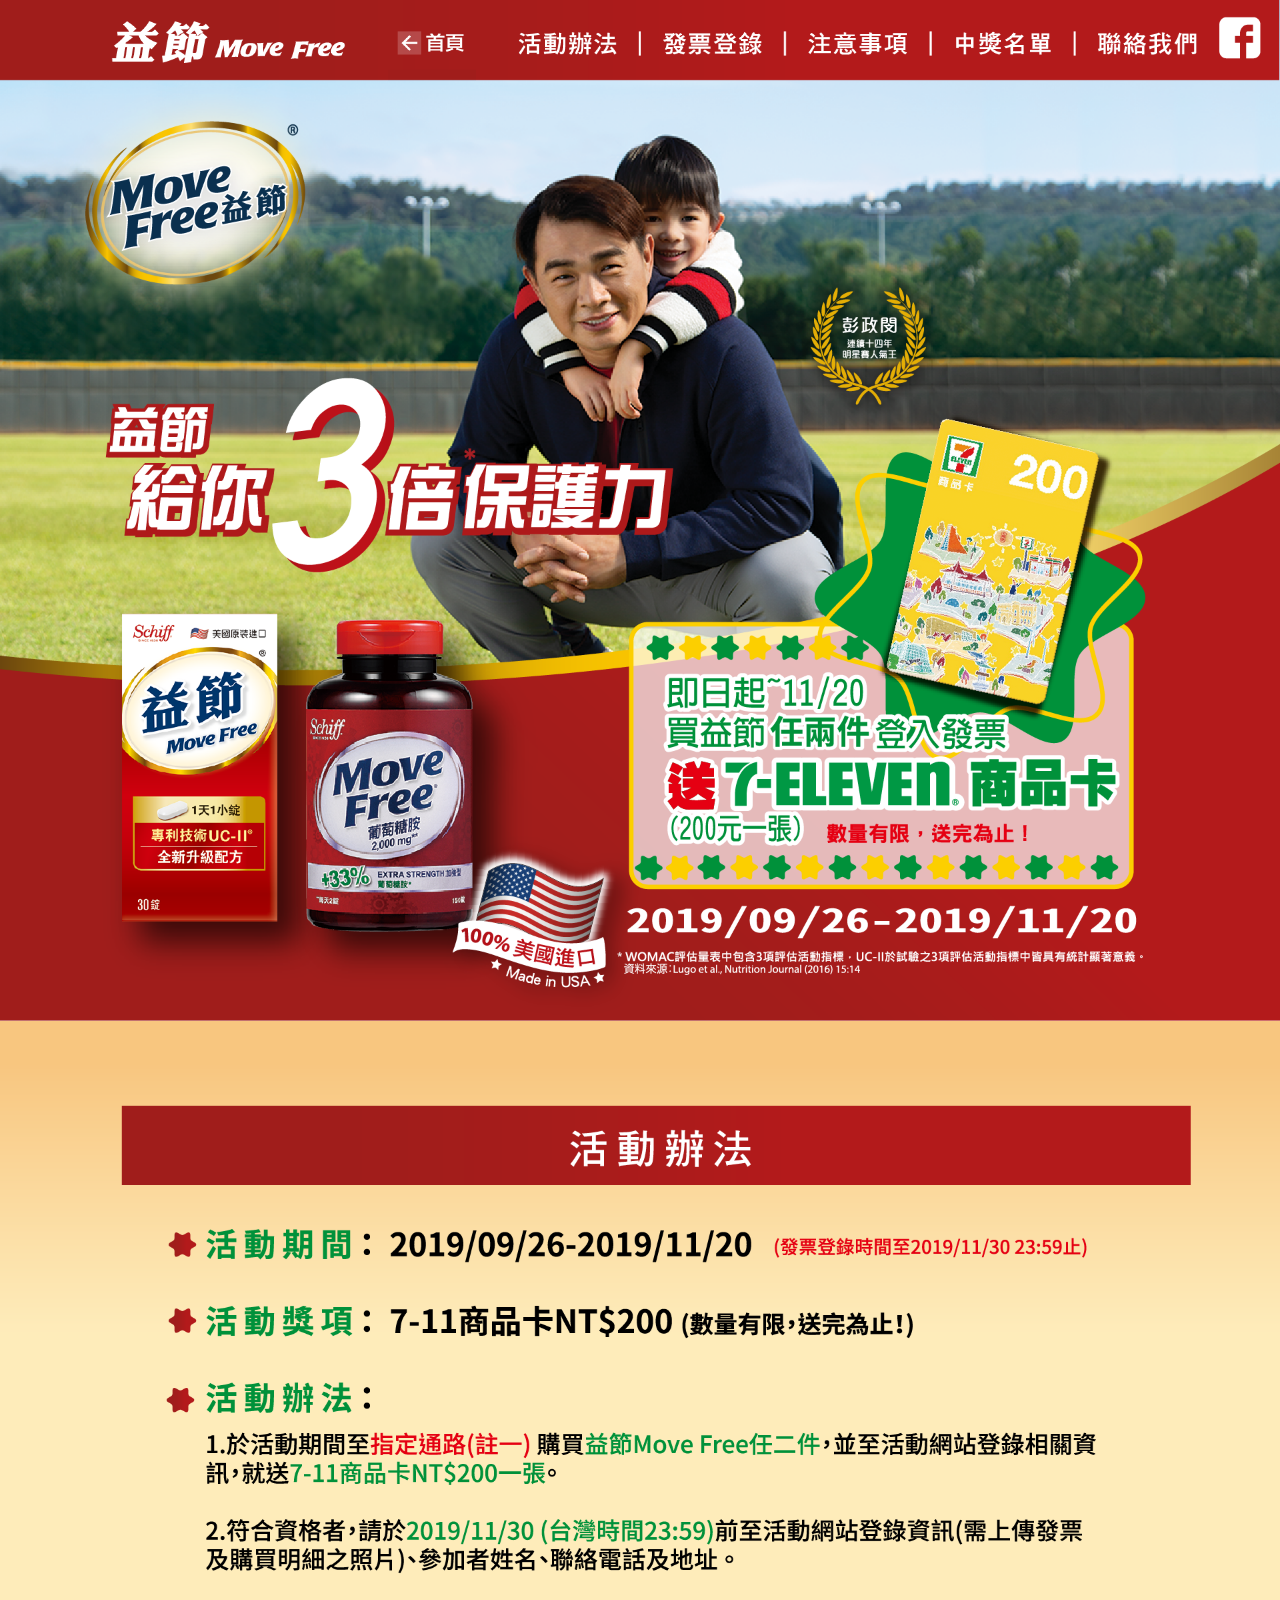
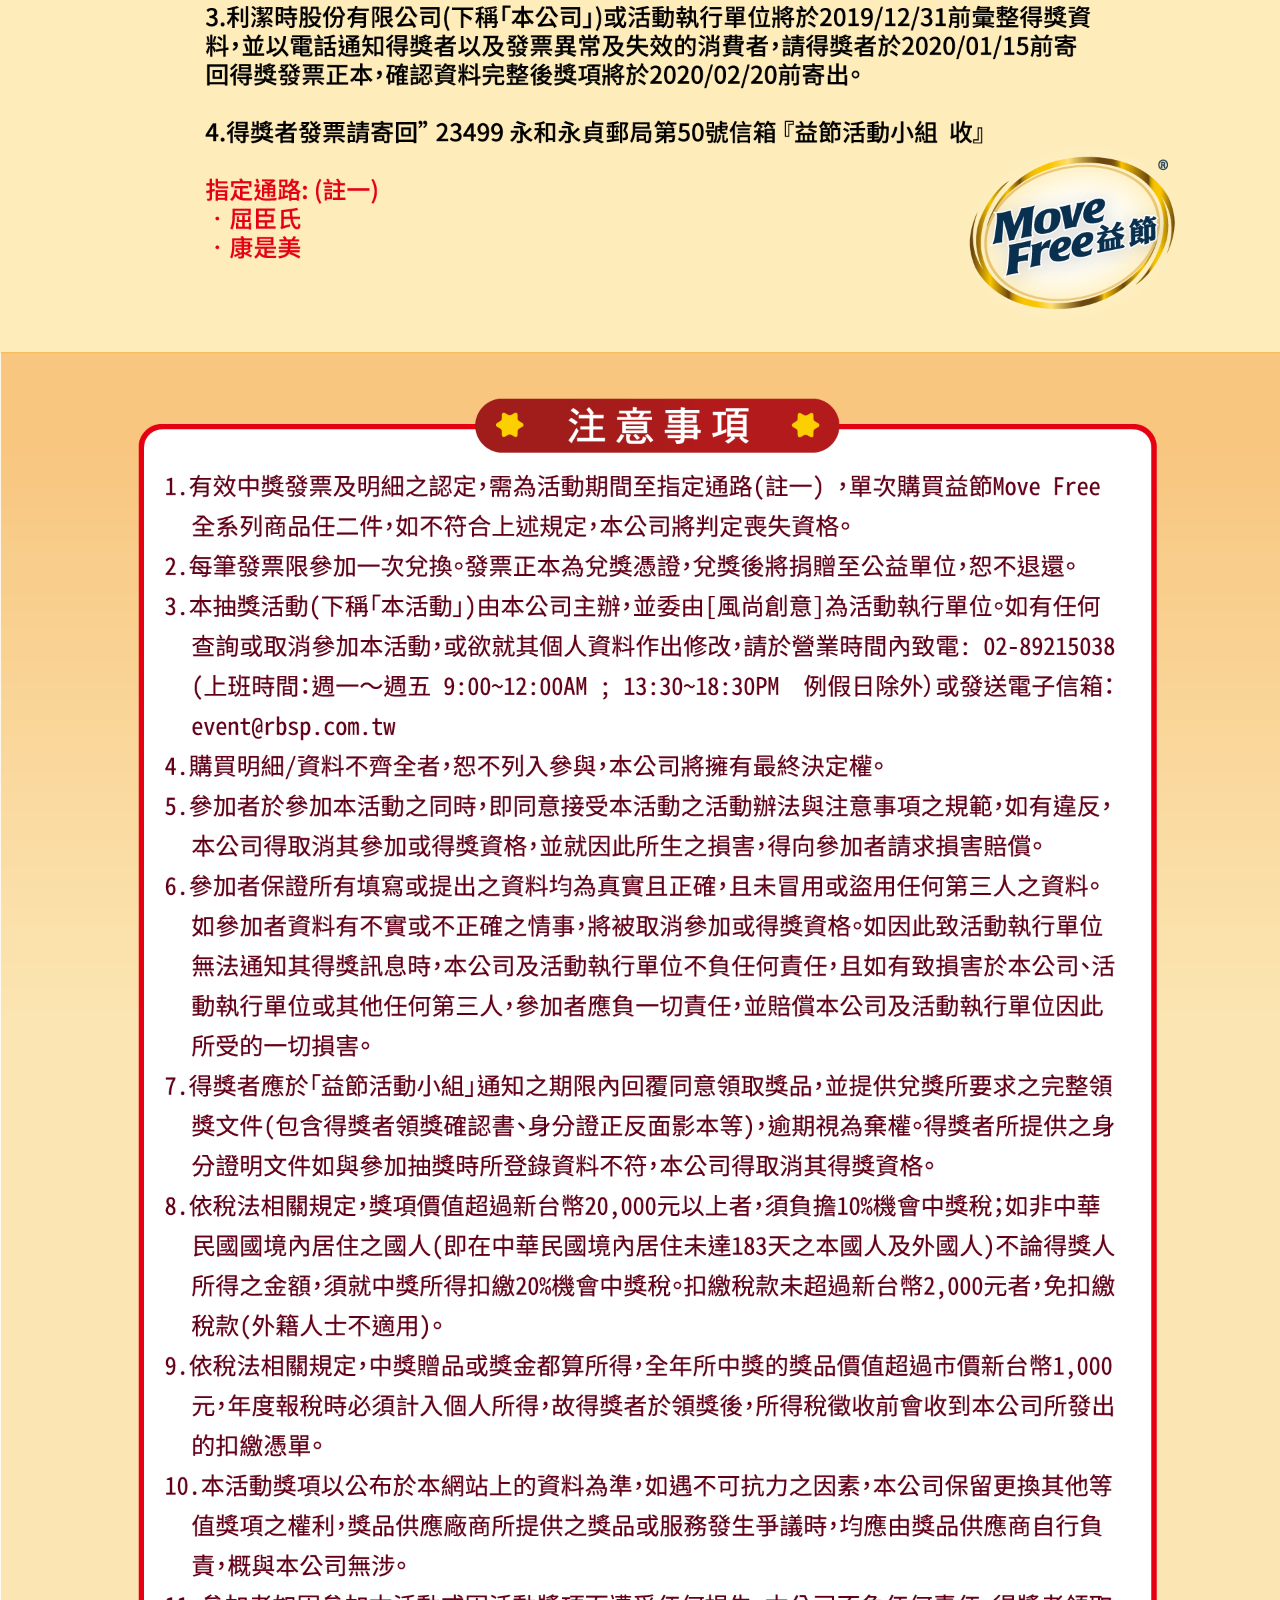
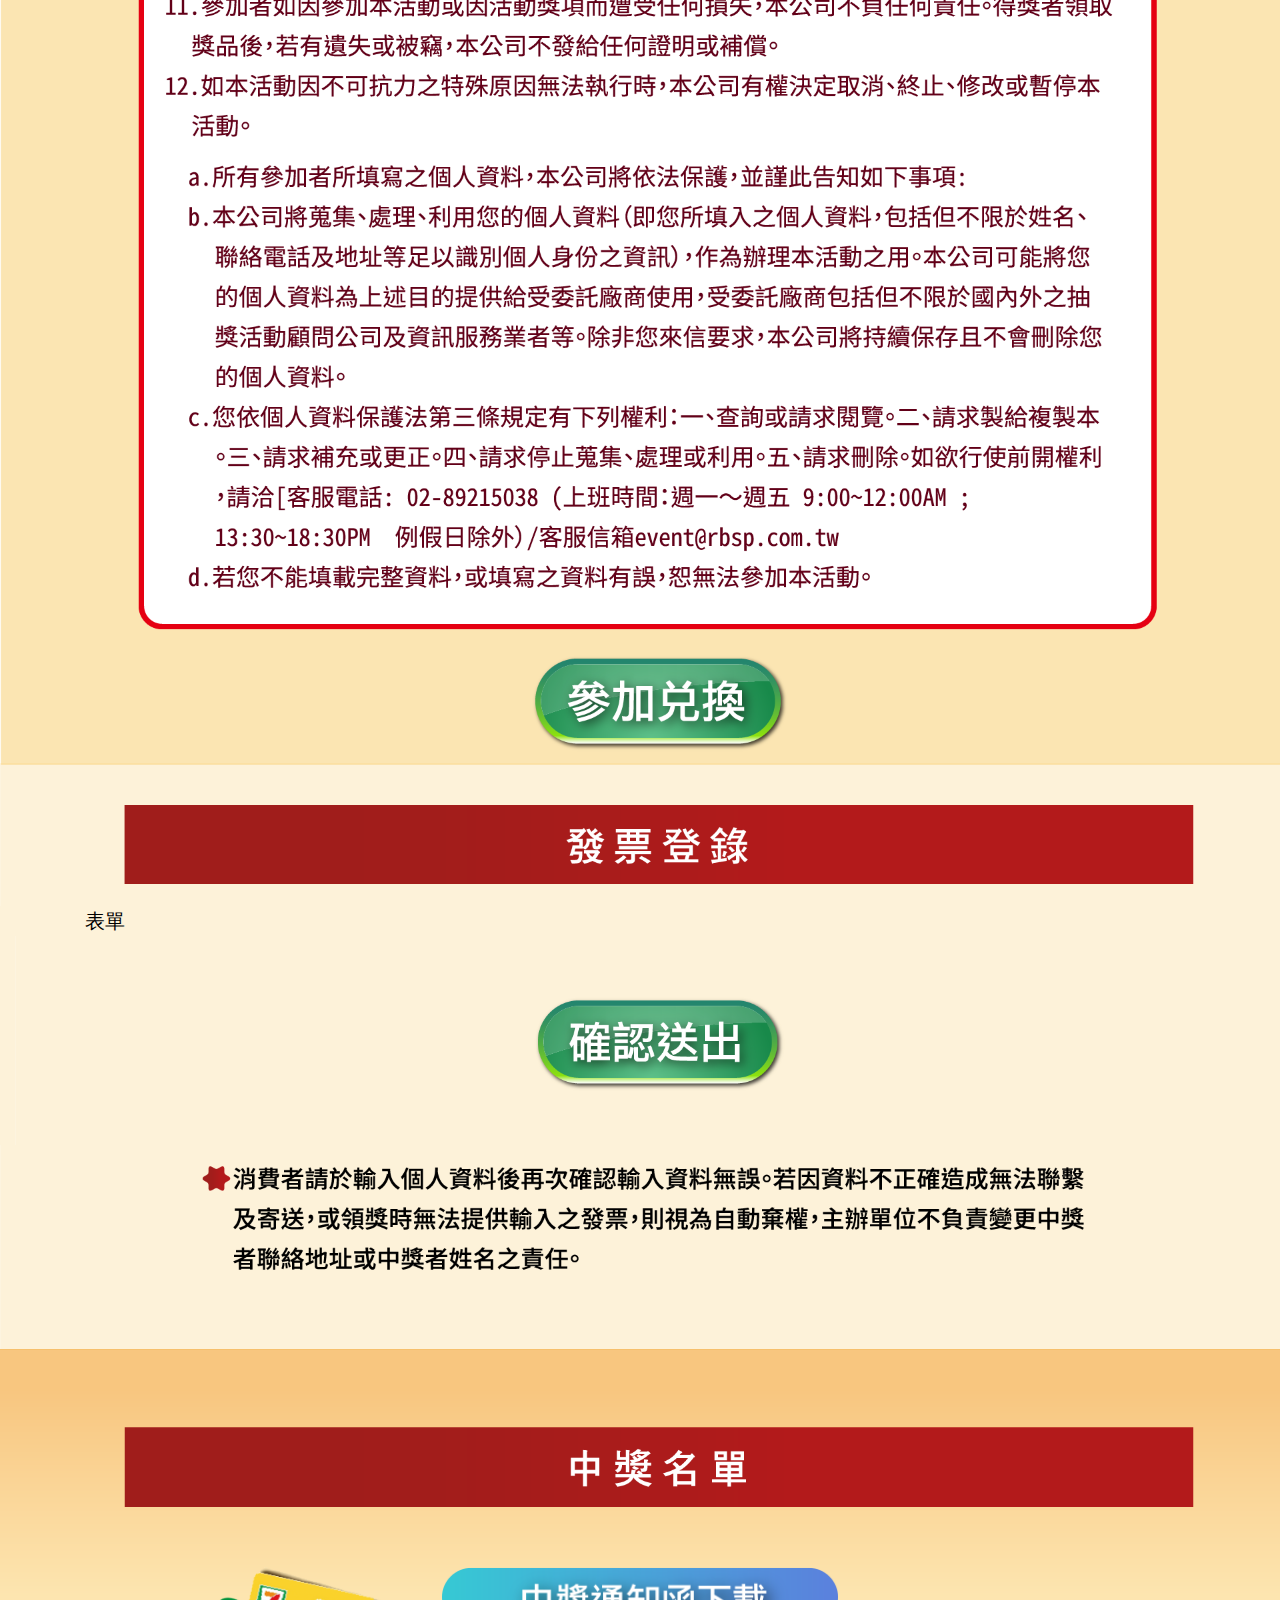
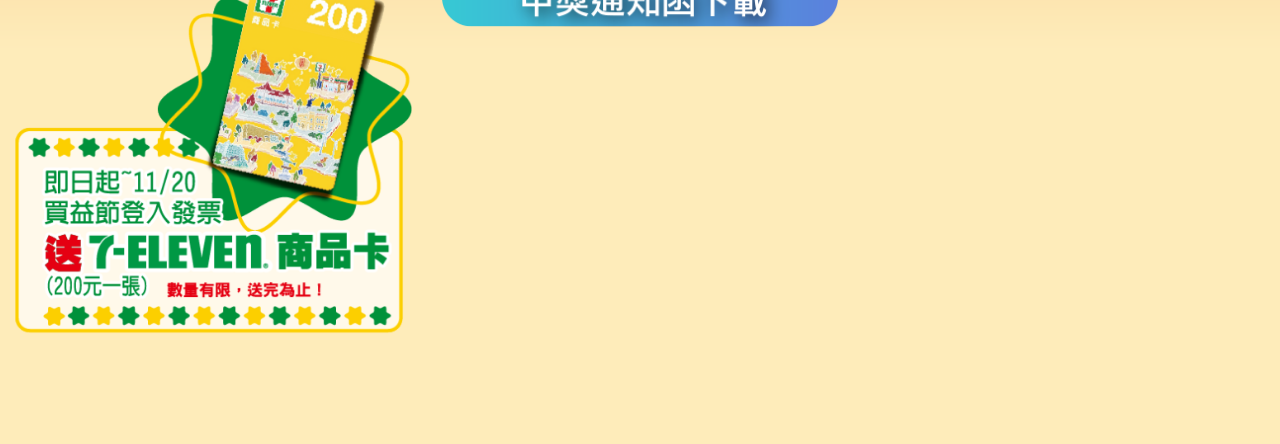
<file: event-movefree.html>
<!doctype html>
<html  lang="zh-Hant-TW">
<head>
    <meta charset="utf-8">
    <meta http-equiv="X-UA-Compatible" content="IE=edge">
    <meta name="viewport" content="width=device-width, initial-scale=1, shrink-to-fit=no">
    <title>利潔時全台抽獎活動</title>
    <meta name="keywords" content="">
	<meta name="description" content="">
    <!--fb og-->
    <meta property="og:title" content="">
    <meta property="og:type" content="website"/>
    <meta property="og:url" content="http://www.rbsp.com.tw/events/">
    <meta property="og:site_name" content=""/>
    <meta property="og:description" content="">
    <meta property="og:image" content="assets/img/og-image.jpg" >
    <meta content="zh_TW" property="og:locale">
    <link rel="image_src" href="assets/img/og-image.jpg" >
    <link rel="stylesheet" href="assets/css/bootstrap.css">
    <link rel="stylesheet" href="assets/css/custom.css">
    <link rel="stylesheet" href="assets/css/page/movefree.css">
    <!--[if lt IE 9]>
        <script src="https://oss.maxcdn.com/html5shiv/3.7.2/html5shiv.min.js"></script>
        <script src="https://oss.maxcdn.com/respond/1.4.2/respond.min.js"></script>
    <![endif]-->
    <script src="assets/js/vendor/jquery.min.js"></script>
</head>

<body id="top">

    <header class="header bg-title d-flex">
        <div><img class="img-fluid" src="assets/img/event/movefree/rbweb_01.png" alt=""></div><a href="index.html"><img class="img-fluid" src="assets/img/event/movefree/rbweb_02.png" alt=""></a><a href="#rule"><img class="img-fluid" src="assets/img/event/movefree/rbweb_03.png" alt=""></a><a href="#invoice"><img class="img-fluid" src="assets/img/event/movefree/rbweb_04.png" alt=""></a><a href="#notice"><img class="img-fluid" src="assets/img/event/movefree/rbweb_05.png" alt=""></a><a href="#list"><img class="img-fluid" src="assets/img/event/movefree/rbweb_06.png" alt=""></a><a href="mailto:event@rbsp.com.tw"><img class="img-fluid" src="assets/img/event/movefree/rbweb_07.png" alt=""></a>
        <a href="https://www.facebook.com/Movefreetw/" target="_blank"><img class="img-fluid" src="assets/img/event/movefree/rbweb_08.png" alt=""></a>
    </header>
    <div class="clearfix">
        <img class="img-fluid" src="assets/img/event/movefree/rbweb_09.png" alt="">
        <div id="rule">
            <img class="img-fluid" src="assets/img/event/movefree/rbweb_10.png" alt="">
        </div>
        <div id="notice">
            <img class="img-fluid" src="assets/img/event/movefree/rbweb_11.png" alt="">
            <img class="img-fluid" src="assets/img/event/movefree/rbweb_12.png" alt="">
        </div>
        <div id="invoice">
            <img class="img-fluid" src="assets/img/event/movefree/rbweb_13.png" alt="">
            <div class="container-fluid">
                <form>
                    <div class="container">
                        表單
                    </div>
                    <div class="text-center">
                        <a class="" href="#">
                            <img class="img-fluid" src="assets/img/event/movefree/rbweb_19.png" alt="">
                        </a>
                    </div>
                </form>
            </div>
            <img class="img-fluid" src="assets/img/event/movefree/rbweb_17.png" alt="">
        </div>
        <div id="list" class="pb-20">
            <img class="img-fluid" src="assets/img/event/movefree/rbweb_20.png" alt="">
            <div class="container-fluid mt-10">
                <div class="row">
                    <div class="col-12 col-lg-4 text-center my-2">
                        <img class="img-fluid" src="assets/img/event/movefree/gift.png" alt="">
                    </div>
                    <div class="col-12 col-lg-4 text-center my-2">
                        <a class="" href="#">
                            <img class="img-fluid" src="assets/img/event/movefree/btn-list.png" alt="中獎通知函下載">
                        </a>
                    </div>
                </div>
            </div>
        </div>
    </div>

    <!-- global -->
    <script src="assets/js/vendor/bootstrap.bundle.min.js"></script>
    <script src="assets/js/custom.js"></script>

</body>
</html>
</file>
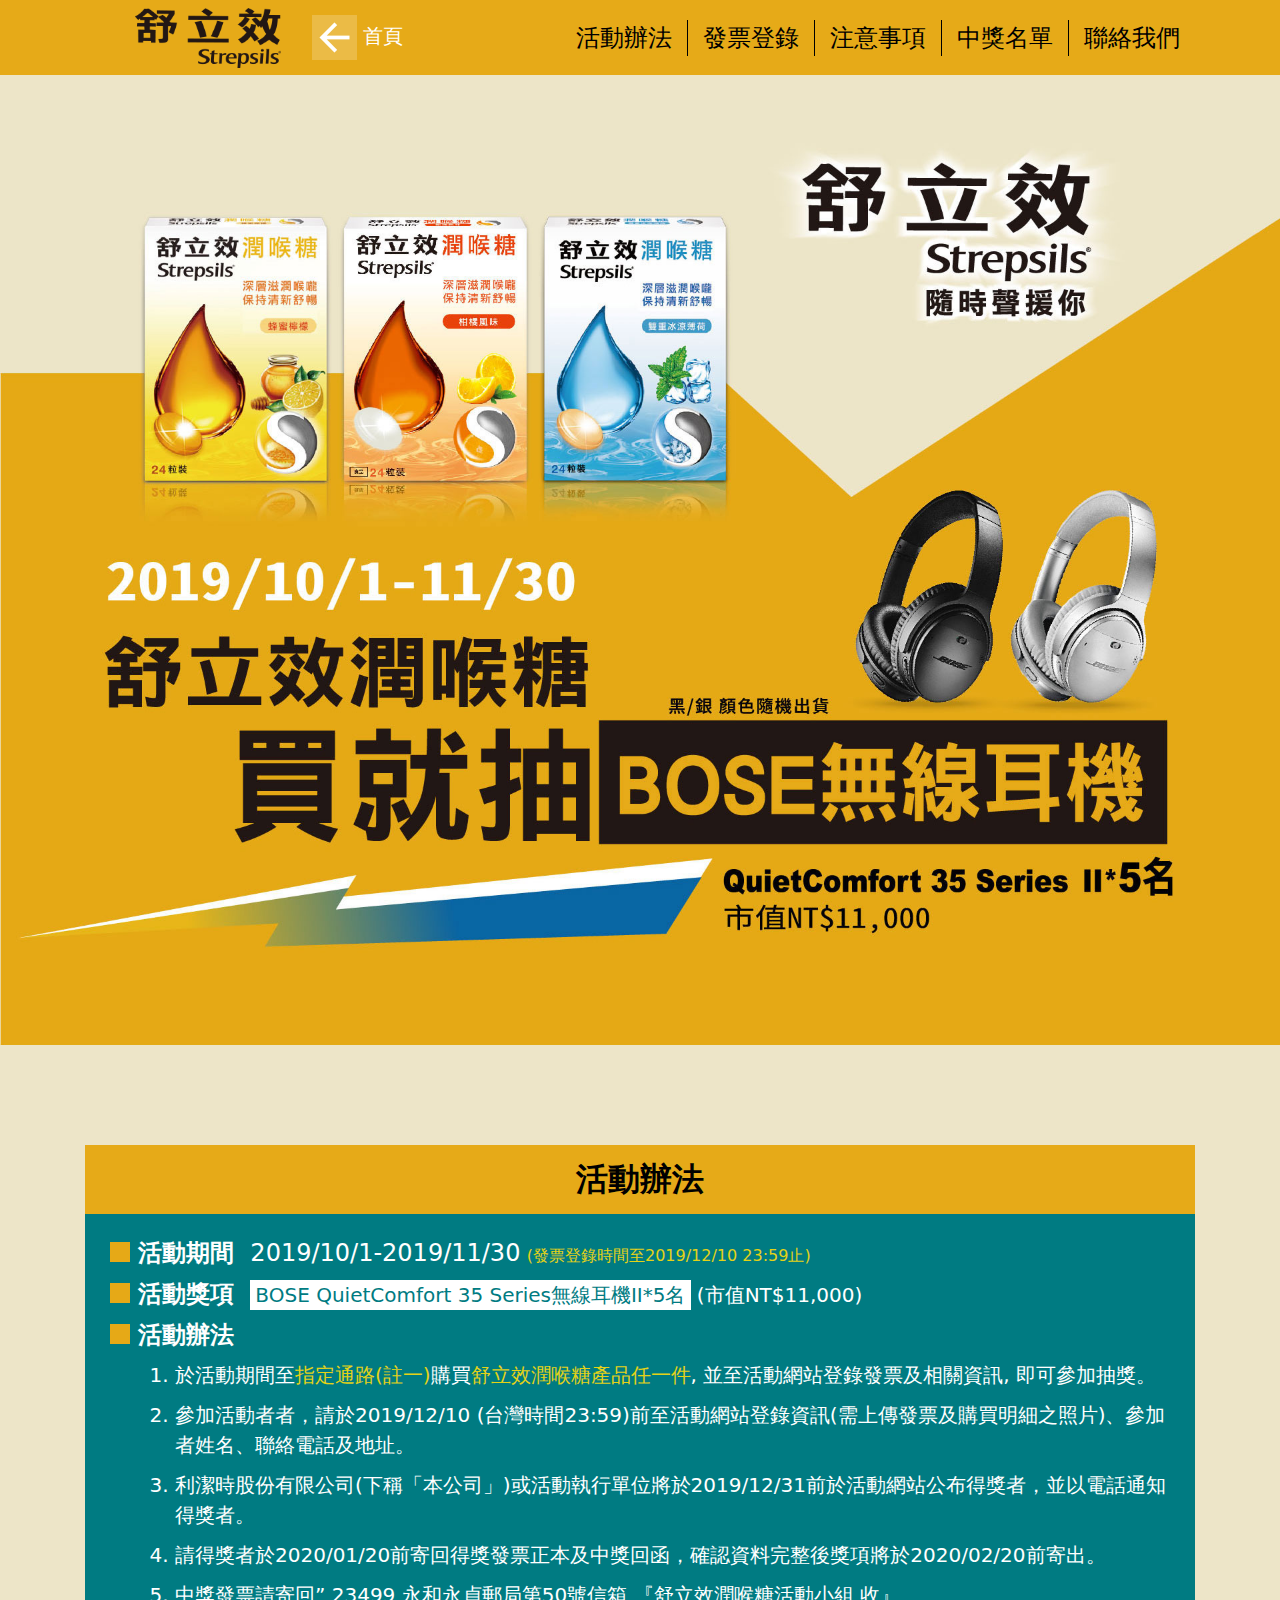
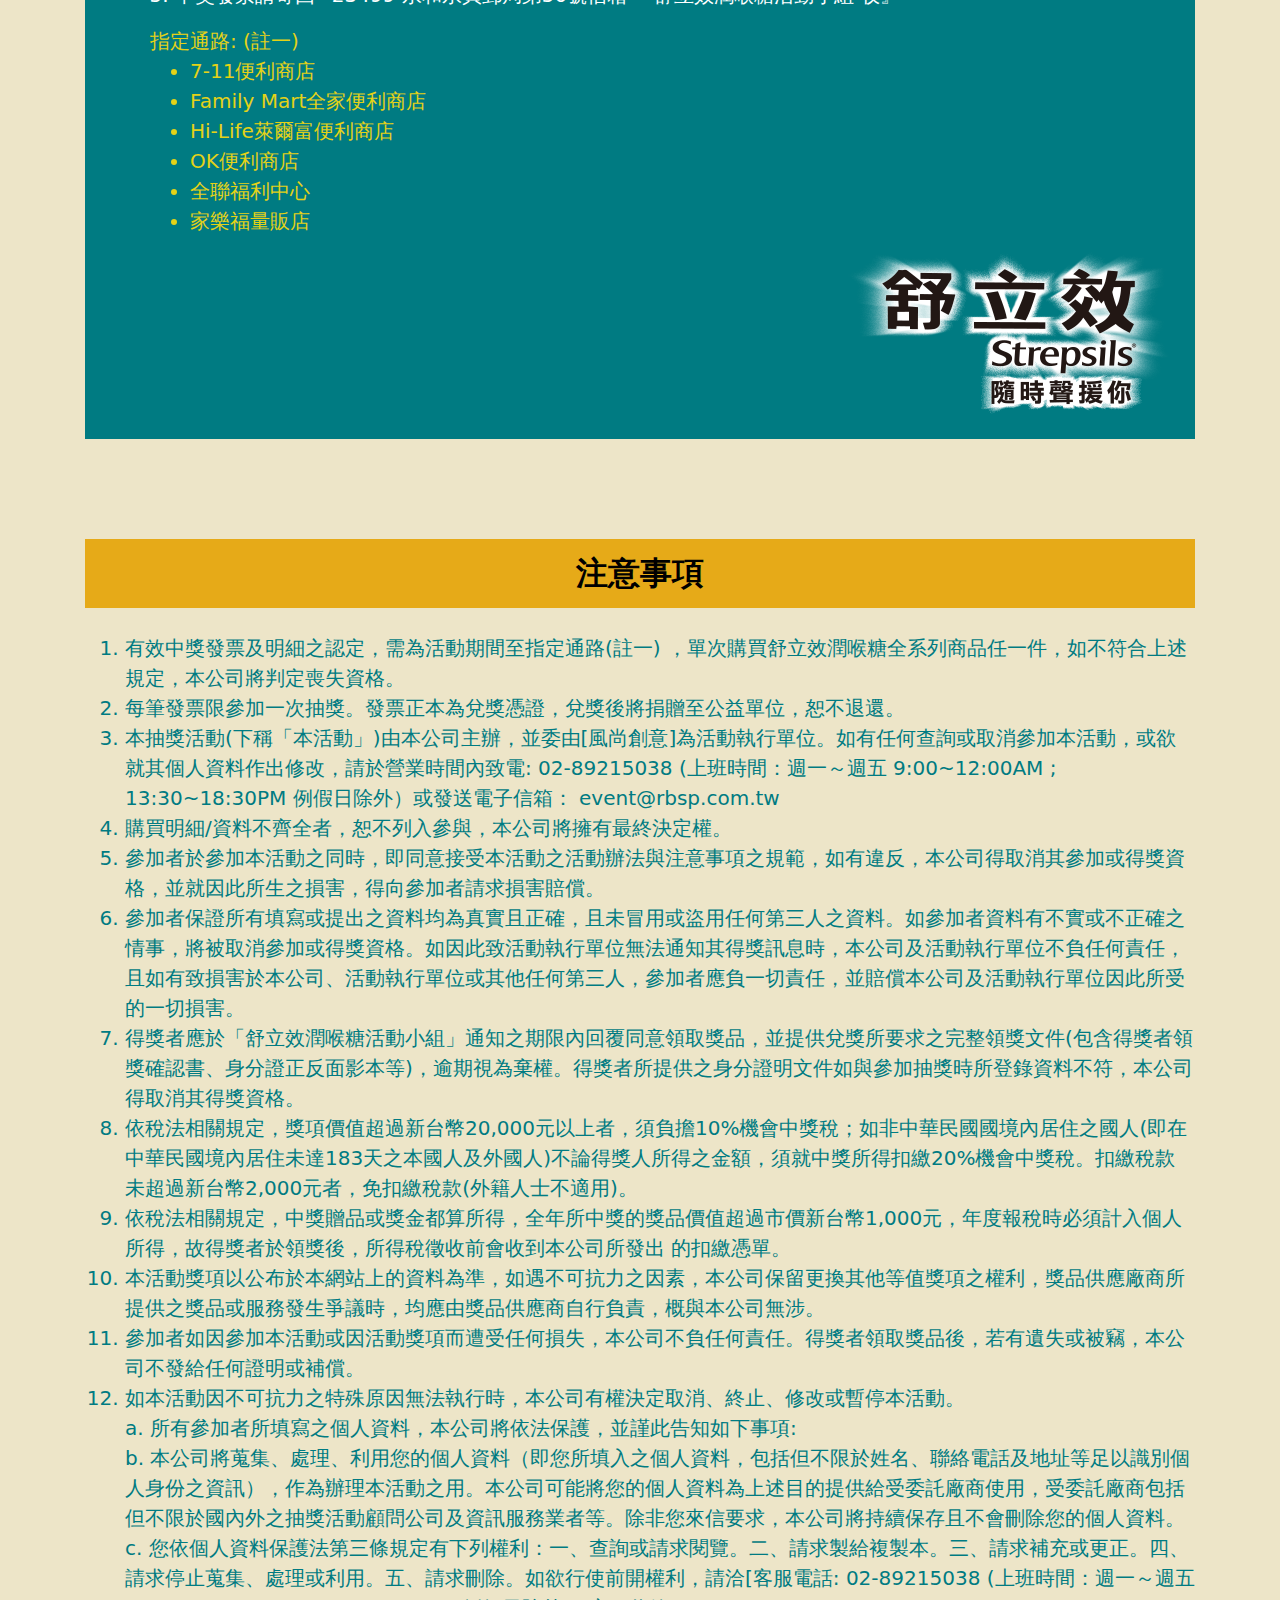
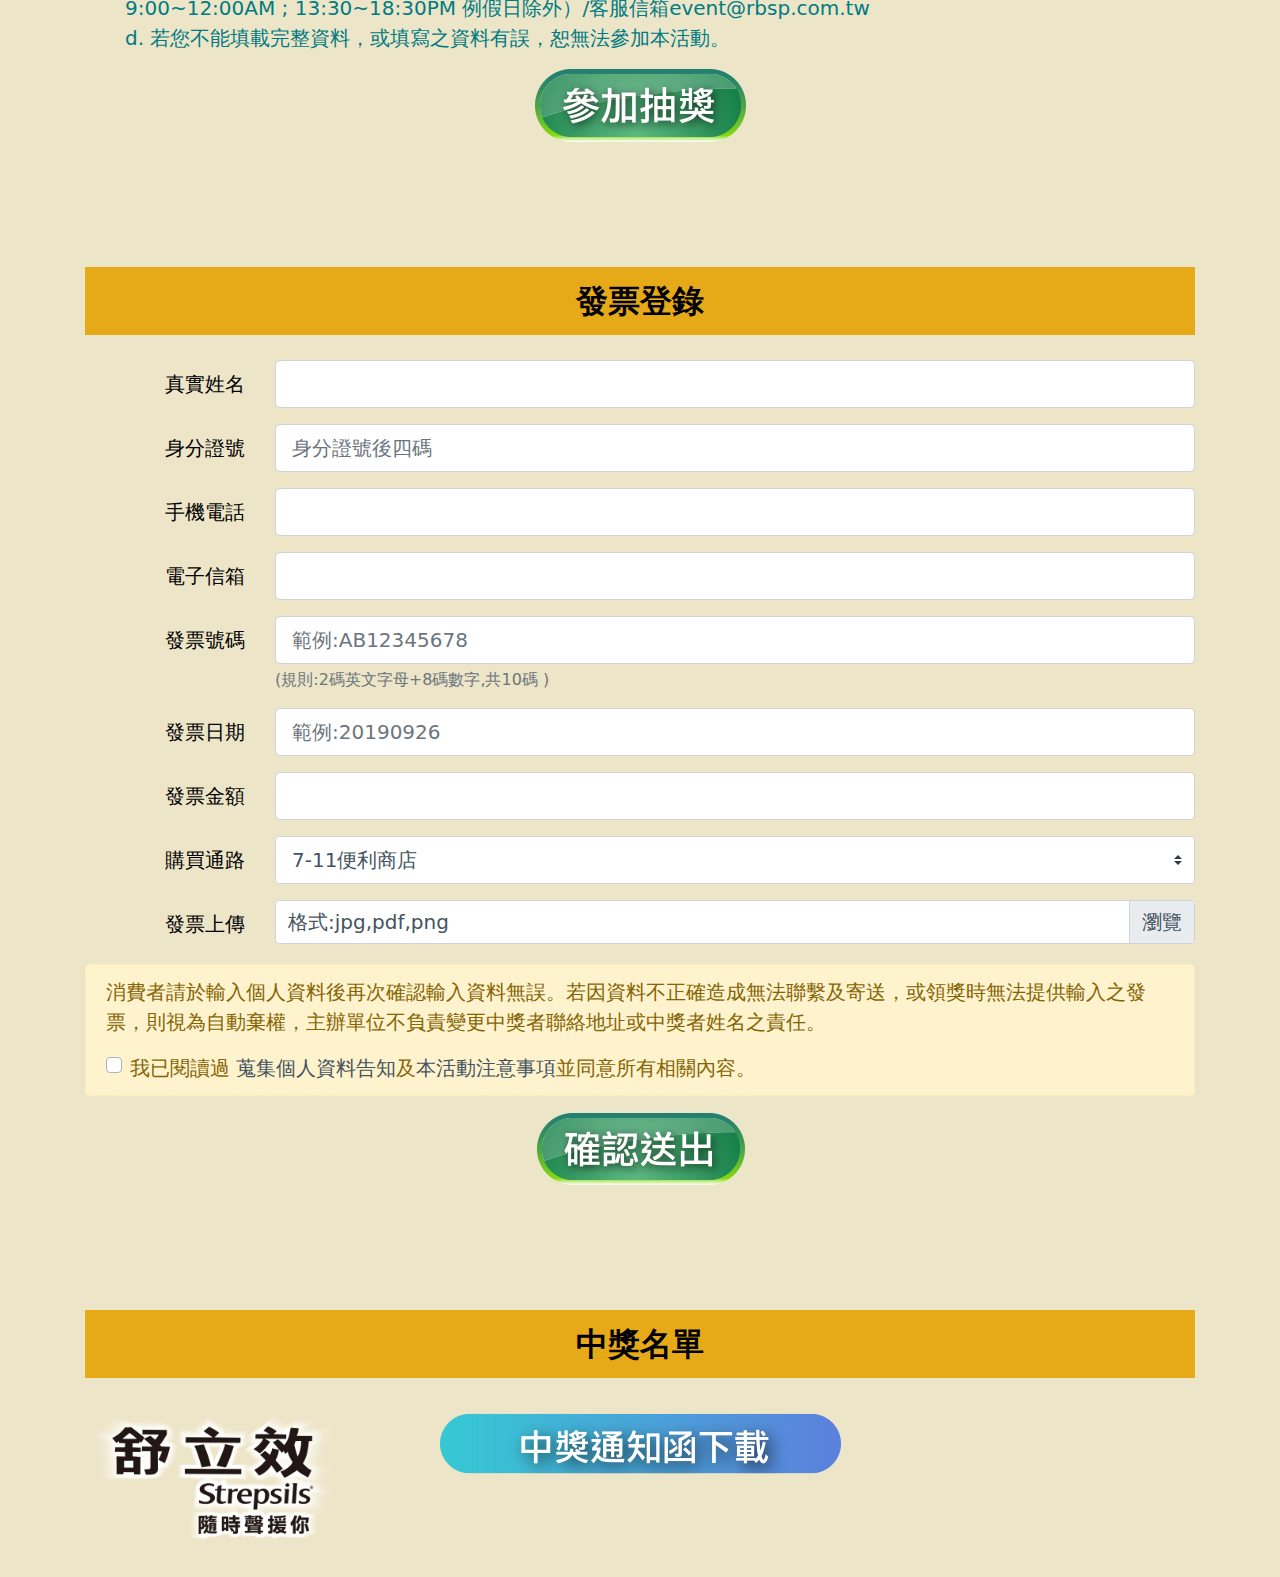
<file: event-strepsils.html>
<!doctype html>
<html  lang="zh-Hant-TW">
<head>
    <meta charset="utf-8">
    <meta http-equiv="X-UA-Compatible" content="IE=edge">
    <meta name="viewport" content="width=device-width, initial-scale=1, shrink-to-fit=no">
    <title>利潔時全台抽獎活動</title>
    <meta name="keywords" content="">
	<meta name="description" content="">
    <!--fb og-->
    <meta property="og:title" content="">
    <meta property="og:type" content="website"/>
    <meta property="og:url" content="http://www.rbsp.com.tw/events/">
    <meta property="og:site_name" content=""/>
    <meta property="og:description" content="">
    <meta property="og:image" content="assets/img/og-image.jpg" >
    <meta content="zh_TW" property="og:locale">
    <link rel="image_src" href="assets/img/og-image.jpg" >
    <link rel="stylesheet" href="assets/css/bootstrap.css">
    <link rel="stylesheet" href="assets/css/custom.css">
    <link rel="stylesheet" href="assets/css/page/strepsils.css">
    <!--[if lt IE 9]>
        <script src="https://oss.maxcdn.com/html5shiv/3.7.2/html5shiv.min.js"></script>
        <script src="https://oss.maxcdn.com/respond/1.4.2/respond.min.js"></script>
    <![endif]-->
    <script src="assets/js/vendor/jquery.min.js"></script>
</head>

<body id="top">
    <header class="header fixed-top bg-title">
        <nav class="navbar navbar-expand-lg navbar-light">
            <div class="container">
                <a class="navbar-brand ml-0 ml-md-10" href="index.html">
                    <img class="img-fluid logo" src="assets/img/event/strepsils/logo.png" alt="舒立效">
                    <div class="d-inline-block ml-5 text-white">
                        <img class="img-fluid" src="assets/img/ui/icon-left.png" alt="">
                        首頁
                    </div>
                </a>
                <button class="navbar-toggler" type="button" data-toggle="collapse" data-target="#navbarNavDropdown" aria-controls="navbarNavDropdown" aria-expanded="false" aria-label="Toggle navigation">
                    <span class="navbar-toggler-icon"></span>
                </button>
                <div class="collapse navbar-collapse" id="navbarNavDropdown">
                    <ul class="navbar-nav ml-auto">
                        <li class="nav-item">
                            <a class="nav-link p-3 py-lg-0 anchor" href="#rule">活動辦法</a>
                        </li>
                        <li class="nav-item">
                            <a class="nav-link p-3 py-lg-0 anchor" href="#invoice">發票登錄</a>
                        </li>
                        <li class="nav-item">
                            <a class="nav-link p-3 py-lg-0 anchor" href="#notice">注意事項</a>
                        </li>
                        <li class="nav-item">
                            <a class="nav-link p-3 py-lg-0 anchor" href="#list">中獎名單</a>
                        </li>
                        <li class="nav-item">
                            <a class="nav-link p-3 py-lg-0" href="mailto:event@rbsp.com.tw">聯絡我們</a>
                        </li>
                    </ul>
                </div>
            </div>
        </nav>
    </header>
    <div class="kv">
        <img class="img-fluid" src="assets/img/event/strepsils/kv.jpg" alt="">
    </div>
    <div class="container">

        <!-- 活動辦法 -->
        <div class="my-10 my-lg-20" id="rule">
            <div class="bg-title text-center h2 font-weight-bold py-3">
                活動辦法
            </div>
            <div class="content p-5">
                <div class="">
                    <div class="d-inline-block mb-2 mr-2">
                        <div class="h4 dot font-weight-bold">活動期間</div>
                    </div>
                    <div class="d-inline-block mb-2">
                        <div class="h4 d-inline-block">2019/10/1-2019/11/30</div>
                        <small class="d-inline-block text-warning">(發票登錄時間至2019/12/10 23:59止)</small>
                    </div>
                    <div class="clearfix"></div>
                    <div class="d-inline-block mb-2 mr-2">
                        <div class="h4 dot font-weight-bold">活動獎項</div>
                    </div>
                    <div class="d-inline-block mb-2">
                        <div class="d-inline-block bg-white text-success px-1">BOSE QuietComfort 35 Series無線耳機II*5名</div>
                        <div class="d-inline-block">(市值NT$11,000)</div>
                    </div>
                    <div class="clearfix"></div>
                    <div class="d-block mb-2">
                        <div class="h4 dot font-weight-bold">活動辦法</div>
                    </div>
                    <div class="d-inline-blockmb-2 pl-8">
                        <ol class="pl-5 text-break">
                            <li class="mb-2">於活動期間至<span class="text-warning">指定通路(註一)</span>購買<span class="text-warning">舒立效潤喉糖產品任一件</span>, 並至活動網站登錄發票及相關資訊, 即可參加抽獎。</li>
                            <li class="mb-2">參加活動者者，請於2019/12/10 (台灣時間23:59)前至活動網站登錄資訊(需上傳發票及購買明細之照片)、參加者姓名、聯絡電話及地址。</li>
                            <li class="mb-2">利潔時股份有限公司(下稱「本公司」)或活動執行單位將於2019/12/31前於活動網站公布得獎者，並以電話通知得獎者。</li>
                            <li class="mb-2">請得獎者於2020/01/20前寄回得獎發票正本及中獎回函，確認資料完整後獎項將於2020/02/20前寄出。</li>
                            <li class="mb-2">中獎發票請寄回” 23499 永和永貞郵局第50號信箱 『舒立效潤喉糖活動小組  收』</li>
                        </ol>
                        <div class="text-warning">指定通路: (註一)
                            <ul>
                                <li>7-11便利商店</li>
                                <li>Family Mart全家便利商店</li>
                                <li>Hi-Life萊爾富便利商店</li>
                                <li>OK便利商店</li>
                                <li>全聯福利中心</li>
                                <li>家樂福量販店</li>
                            </ul>
                        </div>
                        <div class="text-right">
                            <img class="img-fluid" src="assets/img/event/strepsils/logo-glow.png" alt="">
                        </div>
                    </div>
                </div>
            </div>
        </div>

        <!-- 注意事項 -->
        <div class="my-10 my-lg-20" id="notice">
            <div class="bg-title text-center h2 font-weight-bold py-3">
                注意事項
            </div>
            <div class="content py-5">
                <ol class="text-break">
                    <li>有效中獎發票及明細之認定，需為活動期間至指定通路(註一) ，單次購買舒立效潤喉糖全系列商品任一件，如不符合上述規定，本公司將判定喪失資格。</li>
                    <li>每筆發票限參加一次抽獎。發票正本為兌獎憑證，兌獎後將捐贈至公益單位，恕不退還。</li>
                    <li>本抽獎活動(下稱「本活動」)由本公司主辦，並委由[風尚創意]為活動執行單位。如有任何查詢或取消參加本活動，或欲就其個人資料作出修改，請於營業時間內致電: 02-89215038 (上班時間：週一～週五 9:00~12:00AM ; 13:30~18:30PM  例假日除外）或發送電子信箱： event@rbsp.com.tw</li>
                    <li>購買明細/資料不齊全者，恕不列入參與，本公司將擁有最終決定權。</li>
                    <li>參加者於參加本活動之同時，即同意接受本活動之活動辦法與注意事項之規範，如有違反，本公司得取消其參加或得獎資格，並就因此所生之損害，得向參加者請求損害賠償。</li>
                    <li>參加者保證所有填寫或提出之資料均為真實且正確，且未冒用或盜用任何第三人之資料。如參加者資料有不實或不正確之情事，將被取消參加或得獎資格。如因此致活動執行單位無法通知其得獎訊息時，本公司及活動執行單位不負任何責任，且如有致損害於本公司、活動執行單位或其他任何第三人，參加者應負一切責任，並賠償本公司及活動執行單位因此所受的一切損害。</li>
                    <li>得獎者應於「舒立效潤喉糖活動小組」通知之期限內回覆同意領取獎品，並提供兌獎所要求之完整領獎文件(包含得獎者領獎確認書、身分證正反面影本等)，逾期視為棄權。得獎者所提供之身分證明文件如與參加抽獎時所登錄資料不符，本公司得取消其得獎資格。</li>
                    <li>依稅法相關規定，獎項價值超過新台幣20,000元以上者，須負擔10%機會中獎稅；如非中華民國國境內居住之國人(即在中華民國境內居住未達183天之本國人及外國人)不論得獎人所得之金額，須就中獎所得扣繳20%機會中獎稅。扣繳稅款未超過新台幣2,000元者，免扣繳稅款(外籍人士不適用)。</li>
                    <li>依稅法相關規定，中獎贈品或獎金都算所得，全年所中獎的獎品價值超過市價新台幣1,000元，年度報稅時必須計入個人所得，故得獎者於領獎後，所得稅徵收前會收到本公司所發出 的扣繳憑單。</li>
                    <li>本活動獎項以公布於本網站上的資料為準，如遇不可抗力之因素，本公司保留更換其他等值獎項之權利，獎品供應廠商所提供之獎品或服務發生爭議時，均應由獎品供應商自行負責，概與本公司無涉。</li>
                    <li>參加者如因參加本活動或因活動獎項而遭受任何損失，本公司不負任何責任。得獎者領取獎品後，若有遺失或被竊，本公司不發給任何證明或補償。</li>
                    <li>
                        如本活動因不可抗力之特殊原因無法執行時，本公司有權決定取消、終止、修改或暫停本活動。<br>
                        a. 所有參加者所填寫之個人資料，本公司將依法保護，並謹此告知如下事項:<br>
                        b. 本公司將蒐集、處理、利用您的個人資料（即您所填入之個人資料，包括但不限於姓名、聯絡電話及地址等足以識別個人身份之資訊），作為辦理本活動之用。本公司可能將您的個人資料為上述目的提供給受委託廠商使用，受委託廠商包括但不限於國內外之抽獎活動顧問公司及資訊服務業者等。除非您來信要求，本公司將持續保存且不會刪除您的個人資料。<br>
                        c. 您依個人資料保護法第三條規定有下列權利：一、查詢或請求閱覽。二、請求製給複製本。三、請求補充或更正。四、請求停止蒐集、處理或利用。五、請求刪除。如欲行使前開權利，請洽[客服電話: 02-89215038 (上班時間：週一～週五 9:00~12:00AM ; 13:30~18:30PM  例假日除外）/客服信箱event@rbsp.com.tw <br>
                        d. 若您不能填載完整資料，或填寫之資料有誤，恕無法參加本活動。
                    </li>
                </ol>
                <div class="text-center mt-3">
                    <a class="" href="#">
                        <img class="img-fluid" src="assets/img/event/strepsils/btn-join.png" alt="參加抽獎">
                    </a>
                </div>
            </div>
        </div>

        <!-- 發票登錄 -->
        <div class="my-10 my-lg-20" id="invoice">
            <div class="bg-title text-center h2 font-weight-bold py-3">
                發票登錄
            </div>
            <div class="content py-5">
                <form>
                    <div class="form-group row">
                        <label class="col-12 col-md-2 col-form-label col-form-label-lg text-left text-md-right">真實姓名</label>
                        <div class="col-12 col-md-10">
                            <input type="text" class="form-control form-control-lg" value="" required>
                        </div>
                    </div>
                    <div class="form-group row">
                        <label class="col-12 col-md-2 col-form-label col-form-label-lg text-left text-md-right">身分證號</label>
                        <div class="col-12 col-md-10">
                            <input type="text" class="form-control form-control-lg" value="" placeholder="身分證號後四碼" required>
                        </div>
                    </div>
                    <div class="form-group row">
                        <label class="col-12 col-md-2 col-form-label col-form-label-lg text-left text-md-right">手機電話</label>
                        <div class="col-12 col-md-10">
                            <input type="tel" class="form-control form-control-lg" value="" placeholder="" required>
                        </div>
                    </div>
                    <div class="form-group row">
                        <label class="col-12 col-md-2 col-form-label col-form-label-lg text-left text-md-right">電子信箱</label>
                        <div class="col-12 col-md-10">
                            <input type="email" class="form-control form-control-lg" value="" placeholder="" required>
                        </div>
                    </div>
                    <div class="form-group row">
                        <label class="col-12 col-md-2 col-form-label col-form-label-lg text-left text-md-right">發票號碼</label>
                        <div class="col-12 col-md-10">
                            <input type="text" class="form-control form-control-lg" value="" placeholder="範例:AB12345678" required>
                            <small class="form-text text-muted">(規則:2碼英文字母+8碼數字,共10碼 )</small>
                        </div>
                    </div>
                    <div class="form-group row">
                        <label class="col-12 col-md-2 col-form-label col-form-label-lg text-left text-md-right">發票日期</label>
                        <div class="col-12 col-md-10">
                            <input type="text" class="form-control form-control-lg" value="" placeholder="範例:20190926" required>
                        </div>
                    </div>
                    <div class="form-group row">
                        <label class="col-12 col-md-2 col-form-label col-form-label-lg text-left text-md-right">發票金額</label>
                        <div class="col-12 col-md-10">
                            <input type="text" class="form-control form-control-lg" value="" placeholder="" required>
                        </div>
                    </div>
                    <div class="form-group row">
                        <label class="col-12 col-md-2 col-form-label col-form-label-lg text-left text-md-right">購買通路</label>
                        <div class="col-12 col-md-10">
                            <select class="custom-select custom-select-lg" required>
                                <option selected>7-11便利商店</option>
                                <option value="">Family Mart全家便利商店</option>
                                <option value="">Hi-Life萊爾富便利商店</option>
                                <option value="">OK便利商店</option>
                                <option value="">全聯福利中心</option>
                                <option value="">家樂福量販店</option>
                            </select>
                        </div>
                    </div>
                    <div class="form-group row">
                        <label class="col-12 col-md-2 col-form-label col-form-label-lg text-left text-md-right">發票上傳</label>
                        <div class="col-12 col-md-10">
                            <div class="custom-file">
                                <input type="file" class="custom-file-input" id="customFile" lang="zh-tw" required>
                                <label class="custom-file-label" for="customFile">格式:jpg,pdf,png</label>
                            </div>
                        </div>
                    </div>
                    <div class="alert alert-warning">
                        <p>消費者請於輸入個人資料後再次確認輸入資料無誤。若因資料不正確造成無法聯繫及寄送，或領獎時無法提供輸入之發票，則視為自動棄權，主辦單位不負責變更中獎者聯絡地址或中獎者姓名之責任。</p>
                        <div class="custom-control custom-checkbox">
                            <input type="checkbox" class="custom-control-input" id="customCheck">
                            <label class="custom-control-label" for="customCheck">
                                我已閱讀過 <a href="">蒐集個人資料告知</a>及<a href="">本活動注意事項</a>並同意所有相關內容。
                            </label>
                        </div>
                    </div>
                    <div class="text-center">
                        <a class="" href="#">
                            <img class="img-fluid" src="assets/img/event/strepsils/btn-submit.png" alt="確認送出">
                        </a>
                    </div>
                </form>

            </div>
        </div>

        <!-- 中獎名單 -->
        <div class="my-10 my-lg-20" id="list">
            <div class="bg-title text-center h2 font-weight-bold py-3">
                中獎名單
            </div>
            <div class="content py-5">
                <div class="row">
                    <div class="col-12 col-lg-3 text-center my-2">
                        <img class="img-fluid" src="assets/img/event/strepsils/logo-glow.png" alt="">
                    </div>
                    <div class="col-12 col-lg-6 text-center my-2">
                        <a class="" href="#">
                            <img class="img-fluid" src="assets/img/event/strepsils/btn-list.png" alt="中獎通知函下載">
                        </a>
                    </div>
                </div>
            </div>
        </div>

    </div>

    <!-- global -->
    <script src="assets/js/vendor/bootstrap.bundle.min.js"></script>
    <script src="assets/js/custom.js"></script>

</body>
</html>
</file>
<file: assets/css/custom.css>
html, body {
  height: 100%; }

a {
  -moz-transition: all 0.2s ease;
  -o-transition: all 0.2s ease;
  -webkit-transition: all 0.2s ease;
  transition: all 0.2s ease; }
a:hover {
  text-decoration: none; }

select {
  -webkit-appearance: none;
  -moz-appearance: none; }

#header .h3 {
  text-shadow: 0 0 10px #FFFFFF; }
@media (max-width: 1199.98px) {
  #header .logo {
    max-height: 100px; } }

.font-small {
  font-size: 0.8rem; }

.dot:before {
  float: left;
  margin-top: 3px;
  margin-right: .5rem;
  width: 20px;
  height: 20px;
  display: block;
  content: '';
  background: #ccc; }

.navbar .navbar-brand .logo {
  max-height: 60px; }
@media (max-width: 1199.98px) {
  .navbar .navbar-brand .logo {
    max-height: 40px; } }

.navbar-nav {
  font-size: 1.25rem; }
.navbar-nav li {
  border-left: 1px solid #000; }
.navbar-nav li:first-child, .navbar-nav li:only-child {
  border-left: none; }
@media (max-width: 1199.98px) {
  .navbar-nav li {
    border-left: none;
    border-top: 1px solid #f8f9fa; } }
.navbar-nav .nav-link {
  color: #000 !important;
  font-size: 1.5rem; }

.btn-fb img {
  max-height: 40px; }

[class^="icon-"], [class*="icon-"] {
  position: relative;
  top: -2px;
  display: inline-block;
  vertical-align: middle;
  font: 0/0 a;
  color: transparent;
  text-shadow: none;
  background-color: transparent;
  border: 0;
  background-repeat: no-repeat;
  background-size: 100%; }

.bg-pink {
  background-color: #db3885; }

.bs {
  -moz-box-shadow: 0 0 10px rgba(0, 0, 0, 0.3);
  -webkit-box-shadow: 0 0 10px rgba(0, 0, 0, 0.3);
  box-shadow: 0 0 10px rgba(0, 0, 0, 0.3); }

.bs-strong {
  -moz-box-shadow: 18px 18px 5px rgba(9, 28, 47, 0.3);
  -webkit-box-shadow: 18px 18px 5px rgba(9, 28, 47, 0.3);
  box-shadow: 18px 18px 5px rgba(9, 28, 47, 0.3); }
</file>
<file: assets/css/page/durex.css>
body {
  background: #efeff1;
  color: #00498c;
  font-size: 1.25rem; }

.header {
  background-color: #00498c; }

.kv {
  margin-top: 75px; }
@media (max-width: 1199.98px) {
  .kv {
    margin-top: 60px; } }

.bg-title {
  margin: 0;
  padding: 10px 0 30px;
  background: url("../../img/event/durex/bg-title.png") center 0 no-repeat;
  background-size: contain;
  color: #fff; }
@media (max-width: 1199.98px) {
  .bg-title {
    background-size: cover; } }

.bg-primary {
  background-color: #00498c !important;
  color: #ffe800; }

.navbar-nav li {
  border-left-color: #fff; }
@media (max-width: 1199.98px) {
  .navbar-nav li {
    border-top-color: #f8f9fa; } }
.navbar-nav .nav-link {
  color: #fff !important; }

.text-danger {
  color: #dd0012 !important; }

.bg-stripes {
  width: 100%;
  height: 50px; }

.icon-star-blue {
  width: 21px;
  height: 22px;
  background-image: url("../../img/event/durex/icon-star-blue.png"); }

.icon-star-red {
  width: 21px;
  height: 22px;
  background-image: url("../../img/event/durex/icon-star-red.png"); }

#rule {
  background: url("../../img/event/durex/bg-rule.png") center 0 no-repeat;
  background-size: cover; }

#invoice {
  background: #ede5c9; }
</file>
<file: assets/css/page/movefree.css>
body {
  background: #fdf2d9;
  color: #000;
  font-size: 1.25rem; }

.bg-title {
  background-color: #a01d1b; }

#list {
  background: url(../../img/event/movefree/bg-list.png); }
</file>
<file: assets/css/page/strepsils.css>
body {
  background: #ede5c8;
  color: #000;
  font-size: 1.25rem; }

.bg-title {
  margin: 0;
  background-color: #e6aa18; }

.navbar-nav li {
  border-left-color: #000; }
@media (max-width: 1199.98px) {
  .navbar-nav li {
    border-top-color: #f8f9fa; } }
.navbar-nav .nav-link {
  color: #000 !important; }

.kv {
  margin-top: 100px; }
@media (max-width: 1199.98px) {
  .kv {
    margin-top: 60px; } }

#rule .content {
  background-color: #007b82;
  color: #fff; }

#notice .content {
  color: #007b82; }

.text-warning {
  color: #e4d217 !important; }

.text-success {
  color: #007b82 !important; }

.dot:before {
  background: #e6a917; }
</file>
